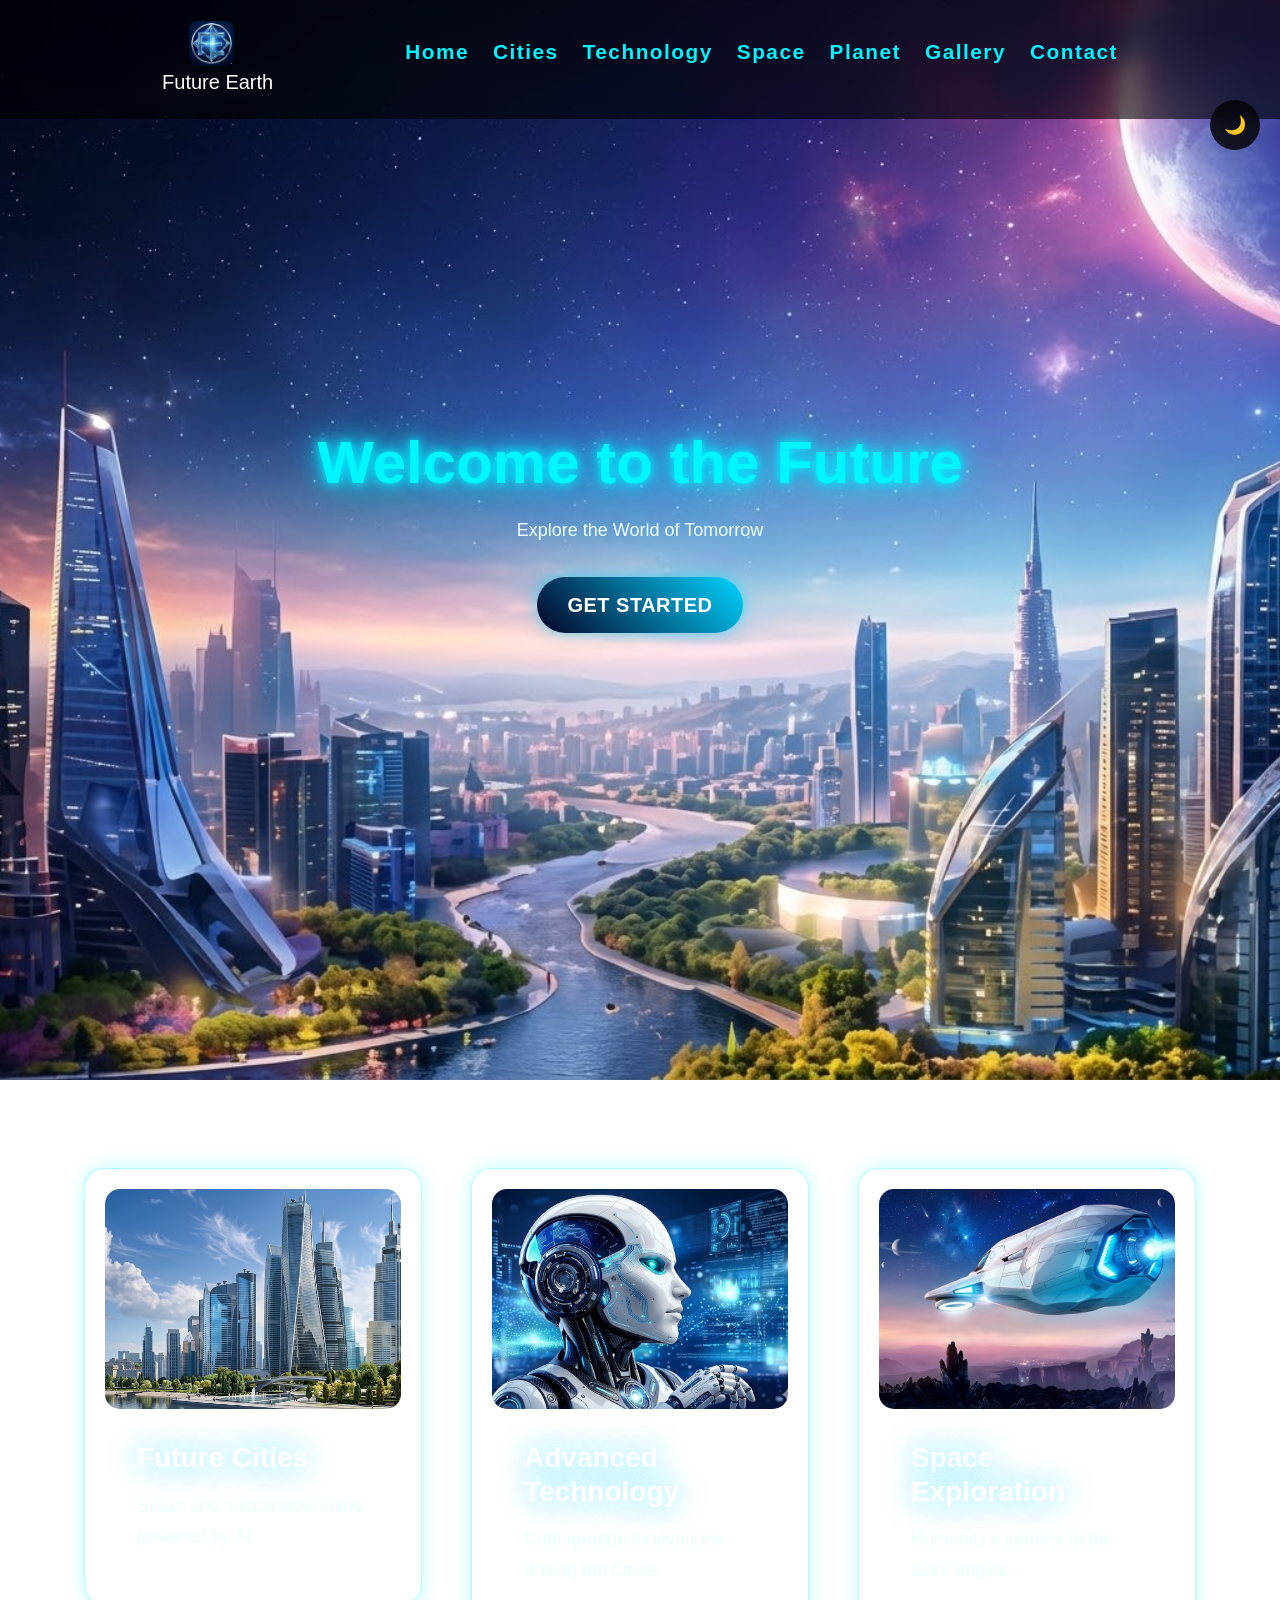
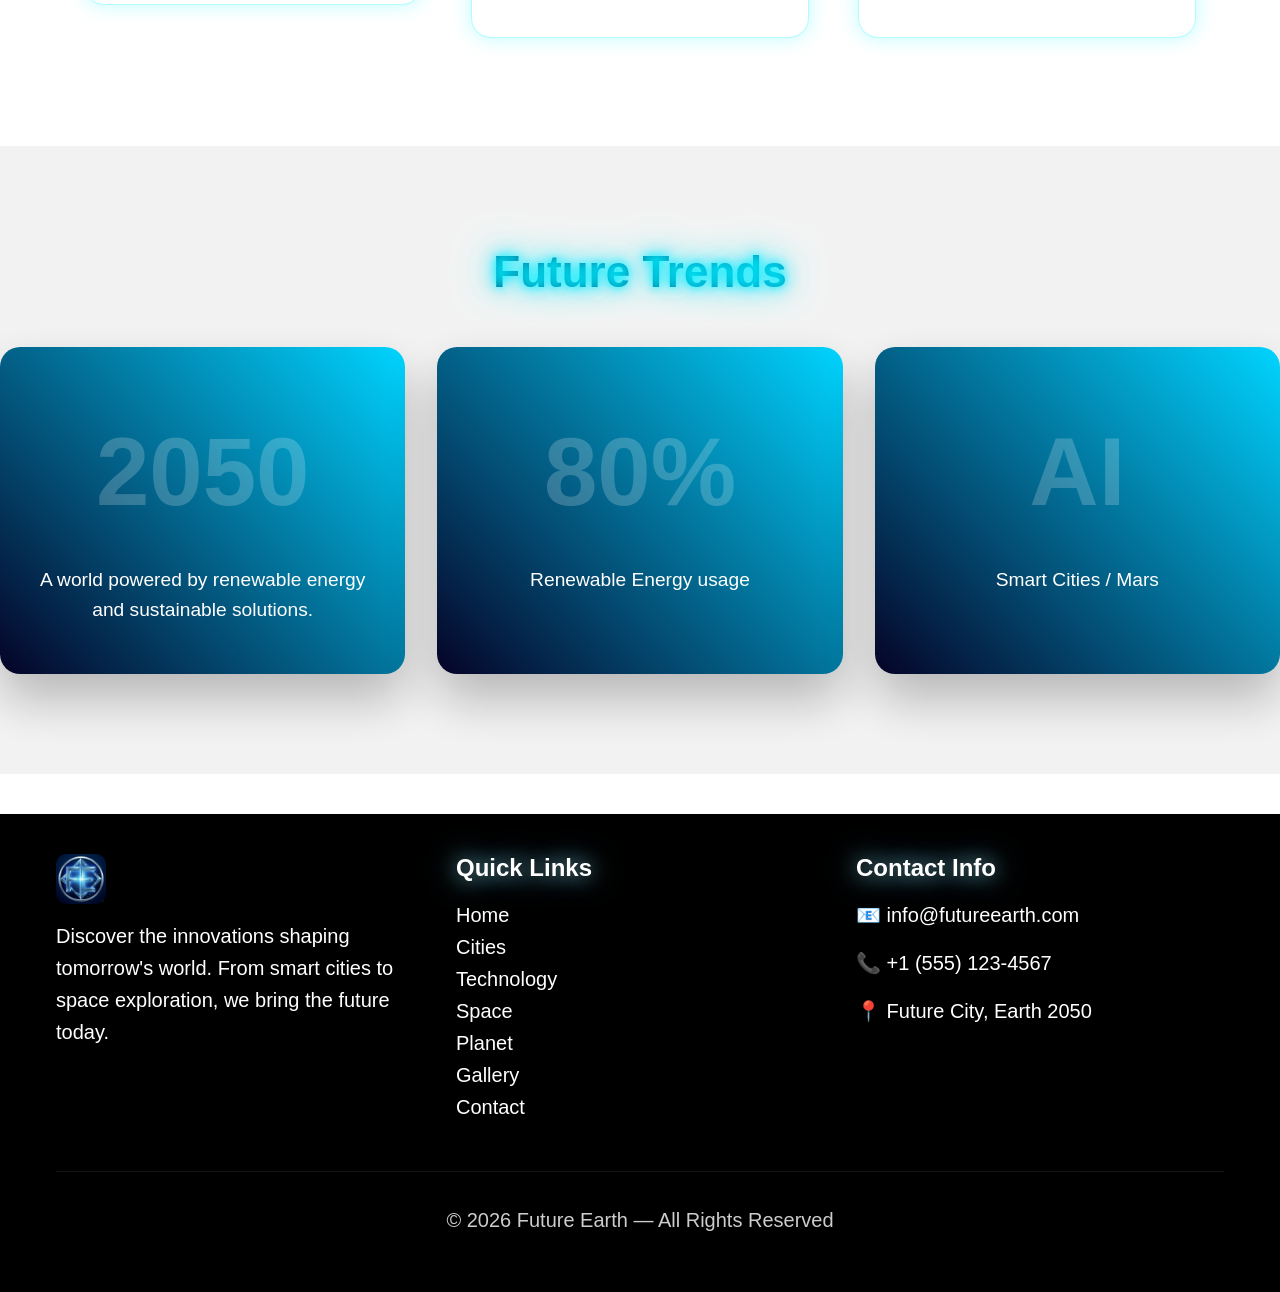
<file: index.html>
<!DOCTYPE html>
<html lang="en">

<head>
  <meta charset="UTF-8" />
  <meta name="viewport" content="width=device-width, initial-scale=1.0" />
  <link rel="shortcut icon" href="bage_logo.jpg" type="image/x-icon">
  <meta name="description"
    content="We aim to provide valuable and useful information about Website Home - Future Earth where we offer rich and diverse content that meets the needs of  our visitors and helps them better understand the topic">
  <meta name="outhor" content="Engineer Mahmoud Ebrahim">
  <meta name="keywords" content="Html,css,JS,Coding Html and css">
  <title>Home - Future Earth</title>
  <link rel="stylesheet" href="bootstrap.min.css"/>
  <link rel="stylesheet" href="style.css" />
</head>

<body> 
  <nav class="navbar navbar-expand-lg navbar-dark navbar-futuristic fixed-top">
    <div class="nav-container">
      <a class="navbar-brand " href="index.html">
        <img src="bage_logo.jpg" class="logo" alt="Future Earth Logo" />
        Future Earth
      </a>

      <button class="navbar-toggler" type="button" data-bs-toggle="collapse" data-bs-target="#navbarNav">
        <span class="navbar-toggler-icon"></span>
      </button>
      <div class="collapse navbar-collapse" id="navbarNav">
        <ul class="nav-links ms-auto">
          <li><a class="nav-link" href="index.html" data-page="index">Home</a></li>
          <li><a class="nav-link" href="cities.html" data-page="cities">Cities</a></li>

          <li><a class="nav-link" href="technology.html" data-page="technology">Technology</a></li>
          <li><a class="nav-link" href="space.html" data-page="space">Space</a></li>
          <li><a class="nav-link" href="planet.html" data-page="planet">Planet</a></li>
          <li><a class="nav-link" href="gallery.html" data-page="gallery">Gallery</a></li>
          <li><a class="nav-link" href="contact.html" data-page="contact">Contact</a></li>
        </ul>
      </div>
    </div>
  </nav><button id="darkModeToggle">🌙</button><section class="hero home-hero">
    
  <div class="container">
      <div class="row align-items-center justify-content-center min-vh-100 text-center">
        <div class="col-12 col-lg-8 hero-content">
          <h1>Welcome to the Future</h1>
          <p>Explore the World of Tomorrow</p>
          <a href="#cards" class="hero-btn">Get Started</a>
        </div>
      </div>
  </div>

  </section><section id="cards" class="py-5">
    <div class="container">
      <div class="row g-4">
        <div class="col-12 col-md-6 col-lg-4">
          <div class="card">
            <img src="smart_cities.jpg" class="card-img-top" alt="Future Cities" />
            <div class="card-body">
              <h5 class="card-title">Future Cities</h5>
              <p class="card-text">
                Smart and sustainable cities powered by AI.
              </p>
            </div>
          </div>
        </div>
        <div class="col-12 col-md-6 col-lg-4">
          <div class="card">
            <img src="artificial_intelligence.jpg" class="card-img-top" alt="Advanced Technology" />
            <div class="card-body">
              <h5 class="card-title">Advanced Technology</h5>
              <p class="card-text">
                Cutting-edge innovations driving the future.
              </p>
            </div>
          </div>
        </div>
        <div class="col-12 col-md-6 col-lg-4">
          <div class="card">
            <img src="space_exploration.jpg" class="card-img-top" alt="Space Exploration" />
            <div class="card-body">
              <h5 class="card-title">Space Exploration</h5>
              <p class="card-text">Humanity's journey to the stars begins.</p>
            </div>
          </div>
        </div>
      </div>
    </div>
  </section>

   <section class="trends-section">
    <div class="trends-container">
      <h2 class="section-title">Future Trends</h2>
      <div class="trends-grid">
        <div class="trend-card">
          <div class="trend-number">2050</div>
          <div class="trend-label">
            A world powered by renewable energy and sustainable solutions.
          </div>
        </div>
        <div class="trend-card">
          <div class="trend-number">80%</div>
          <div class="trend-label">
            Renewable Energy usage
          </div>
        </div>
        <div class="trend-card">
          <div class="trend-number">AI</div>
          <div class="trend-label">
            Smart Cities / Mars
          </div>
        </div>
      </div>
    </div>
  </section>

  <footer class="footer">
    <div class="footer-container">
      <div class="footer-grid">
        <div>
          <img src="bage_logo.jpg" alt="Future Earth" class="footer-logo" />
          <p>
            Discover the innovations shaping tomorrow's world. From smart cities
            to space exploration, we bring the future today.
          </p>
        </div>
        <div>
          <h5>Quick Links</h5>
          <ul class="footer-links">
            <li><a href="index.html">Home</a></li>
            <li><a href="cities.html">Cities</a></li>

            <li><a href="technology.html">Technology</a></li>
            <li><a href="space.html">Space</a></li>
            <li><a href="planet.html">Planet</a></li>
            <li><a href="gallery.html">Gallery</a></li>
            <li><a href="contact.html">Contact</a></li>
          </ul>
        </div>
        <div>
          <h5>Contact Info</h5>
          <p>📧 info@futureearth.com</p>
          <p>📞 +1 (555) 123-4567</p>
          <p>📍 Future City, Earth 2050</p>
        </div>
      </div>
      <div class="footer-bottom">
        <p>&copy; 2026 Future Earth — All Rights Reserved</p>
      </div>
    </div>
  </footer>
  <button class="back-to-top" id="backToTop">↑</button>
  <script src="bootstrap.bundle.min.js"></script>
  <script defer src="script.js"></script>
</body>

</html>
</file>
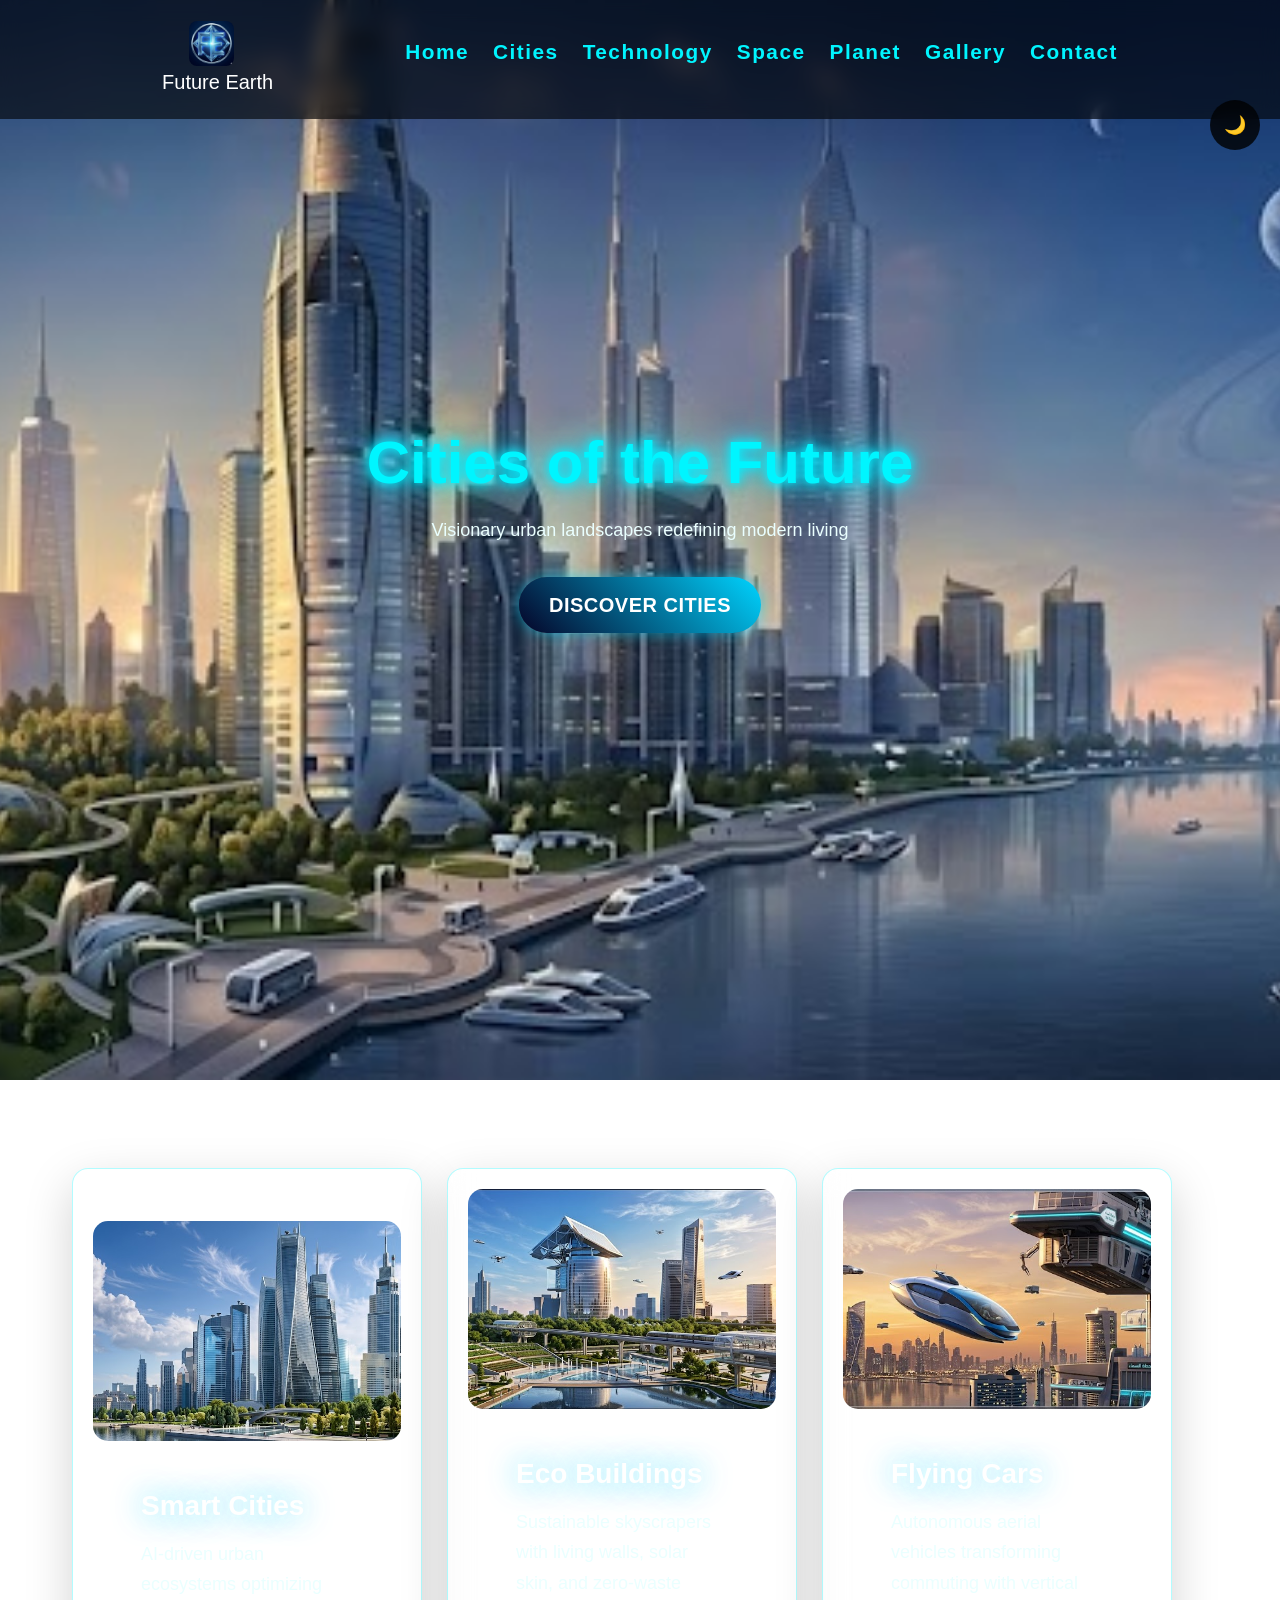
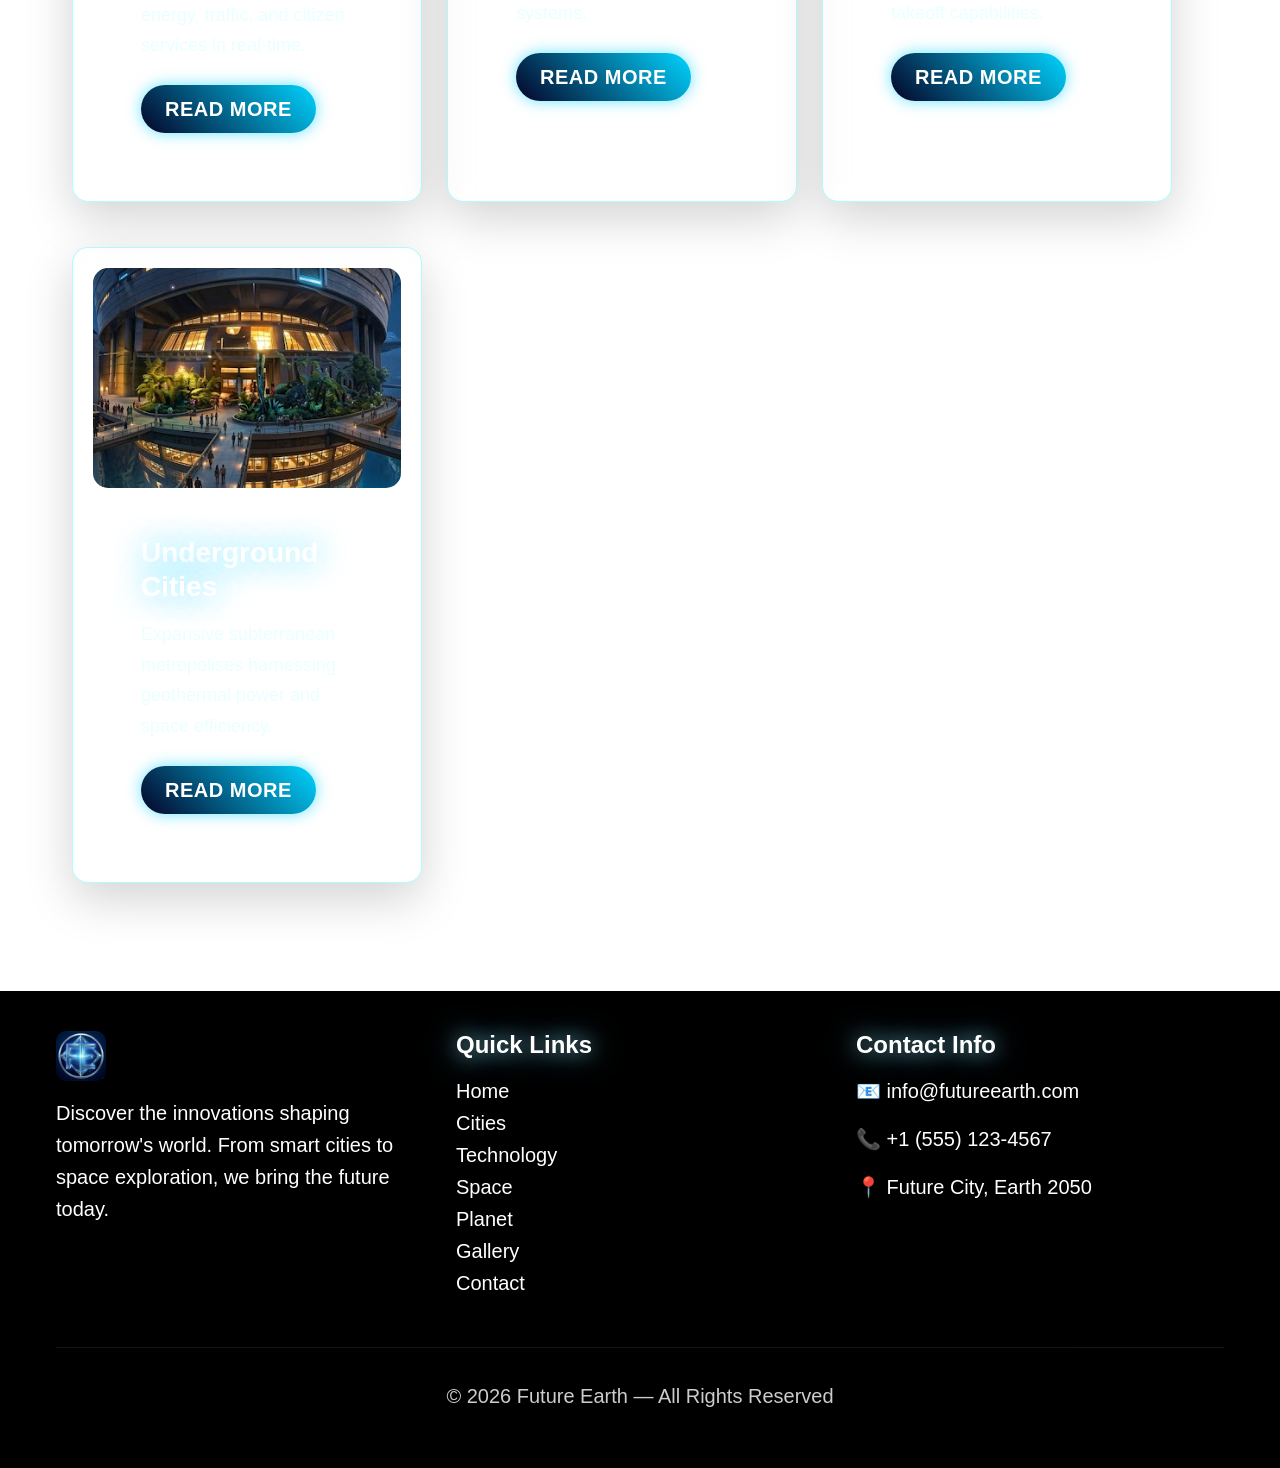
<file: cities.html>
<!DOCTYPE html>
<html lang="en">

<head>
  <meta charset="UTF-8">
  <meta name="viewport" content="width=device-width, initial-scale=1.0" />
  <link rel="shortcut icon" href="bage_logo.jpg" type="image/x-icon">
  <meta name="description"
    content="We aim to provide valuable and useful information about Website Cities - Future Eart where we offer rich and diverse content that meets the needs of  our visitors and helps them better understand the topic">
  <meta name="outhor" content="Engineer Mahmoud Ebrahim">
  <meta name="keywords" content="Html,css,JS,Coding Html and css">
  <title>Cities - Future Earth</title>
  <link rel="stylesheet" href="bootstrap.min.css">
  <link rel="stylesheet" href="style.css">
</head>

<body>
  <nav class="navbar navbar-expand-lg navbar-dark navbar-futuristic fixed-top">
    <div class="nav-container">
      <a class="navbar-brand" href="index.html">
        <img src="bage_logo.jpg" class="logo" alt="Future Earth Logo">
        Future Earth
      </a>
      <button class="navbar-toggler" type="button" data-bs-toggle="collapse" data-bs-target="#navbarNav">
        <span class="navbar-toggler-icon"></span>
      </button>
      <div class="collapse navbar-collapse" id="navbarNav">
        <ul class="nav-links ms-auto">
          <li><a class="nav-link" href="index.html" data-page="index">Home</a></li>
          <li><a class="nav-link" href="cities.html" data-page="cities">Cities</a></li>
          <li><a class="nav-link" href="technology.html" data-page="technology">Technology</a></li>
          <li><a class="nav-link" href="space.html" data-page="space">Space</a></li>
          <li><a class="nav-link" href="planet.html" data-page="planet">Planet</a></li>
          <li><a class="nav-link" href="gallery.html" data-page="gallery">Gallery</a></li>
          <li><a class="nav-link" href="contact.html" data-page="contact">Contact</a></li>
        </ul>
      </div>
    </div>
  </nav>
  <button id="darkModeToggle">🌙</button>
  <section class="hero cities-hero">
    <div class="container">
      <div class="row align-items-center justify-content-center min-vh-100 text-center">
        <div class="col-12 col-lg-8 hero-content">
          <h1>Cities of the Future</h1>
          <p>Visionary urban landscapes redefining modern living</p>
          <a href="#cities-content" class="hero-btn">Discover Cities</a>
        </div>
      </div>
    </div>
  </section>

  <!-- Cities Content Section -->
  <section id="cities-content" class="py-5">
    <div class="container">
      <div class="cities-grid">
        <div class="future-card mb-5 rounded-4 shadow-lg smart-cities-card">\n
          <img src="smart_cities.jpg" alt="Smart Cities" class="card-img-top">
          <div class="card-overlay"></div>
          <div class="card-content p-5 position-relative">
            <h3 class="mb-3">Smart Cities</h3>
            <p class="mb-4 lead">AI-driven urban ecosystems optimizing energy, traffic, and citizen services in
              real-time.</p>
            <a href="#" class="btn-glow rounded-pill px-4 py-2 btn-smart">READ MORE</a>
          </div>
        </div>

        <div class="future-card mb-5 rounded-4 shadow-lg eco-buildings-card">
          <img src="eco-buildings.jpg" alt="Eco Buildings" class="card-img-top">
          <div class="card-overlay"></div>
          <div class="card-content p-5 position-relative">
            <h3 class="mb-3">Eco Buildings</h3>
            <p class="mb-4 lead">Sustainable skyscrapers with living walls, solar skin, and zero-waste systems.</p>
            <a href="#" class="btn-glow rounded-pill px-4 py-2 btn-smart">READ MORE</a>
          </div>
        </div>

        <!-- Flying Cars Card -->
        <div class="future-card mb-5 rounded-4 shadow-lg flying-cars-card">
          <img src="flying-cars.jpg" alt="Flying Cars" class="card-img-top">
          <div class="card-overlay"></div>
          <div class="card-content p-5 position-relative">
            <h3 class="mb-3">Flying Cars</h3>
            <p class="mb-4 lead">Autonomous aerial vehicles transforming commuting with vertical takeoff capabilities.
            </p>
            <a href="#" class="btn-glow rounded-pill px-4 py-2 btn-flying">READ MORE</a>
          </div>
        </div>

        <!-- Underground Cities Card -->
        <div class="future-card mb-5 rounded-4 shadow-lg underground-cities-card">
          <img src="underground-cities.jpg" alt="Underground Cities" class="card-img-top">
          <div class="card-overlay"></div>
          <div class="card-content p-5 position-relative">
            <h3 class="mb-3">Underground Cities</h3>
            <p class="mb-4 lead">Expansive subterranean metropolises harnessing geothermal power and space efficiency.
            </p>
            <a href="#" class="btn-glow rounded-pill px-4 py-2 btn-underground">READ MORE</a>
          </div>
        </div>
      </div>
    </div>
  </section><footer class="footer">
    <div class="footer-container">
      <div class="footer-grid">
        <div>
          <img src="bage_logo.jpg" alt="Future Earth" class="footer-logo" />
          <p>Discover the innovations shaping tomorrow's world. From smart cities to space exploration, we bring the
            future today.</p>
        </div>
        <div>
          <h5>Quick Links</h5>
          <ul class="footer-links">
            <li><a href="index.html">Home</a></li>
            <li><a href="cities.html">Cities</a></li>

            <li><a href="technology.html">Technology</a></li>
            <li><a href="space.html">Space</a></li>
            <li><a href="planet.html">Planet</a></li>
            <li><a href="gallery.html">Gallery</a></li>
            <li><a href="contact.html">Contact</a></li>
          </ul>
        </div>
        <div>
          <h5>Contact Info</h5>
          <p>📧 info@futureearth.com</p>
          <p>📞 +1 (555) 123-4567</p>
          <p>📍 Future City, Earth 2050</p>
        </div>
      </div>
      <div class="footer-bottom">
        <p>&copy; 2026 Future Earth — All Rights Reserved</p>
      </div>
    </div>
  </footer>

  <button class="back-to-top" id="backToTop">↑</button>

  <script src="bootstrap.bundle.min.js"></script>
  <script defer src="script.js"></script>
</body>

</html>
</file>
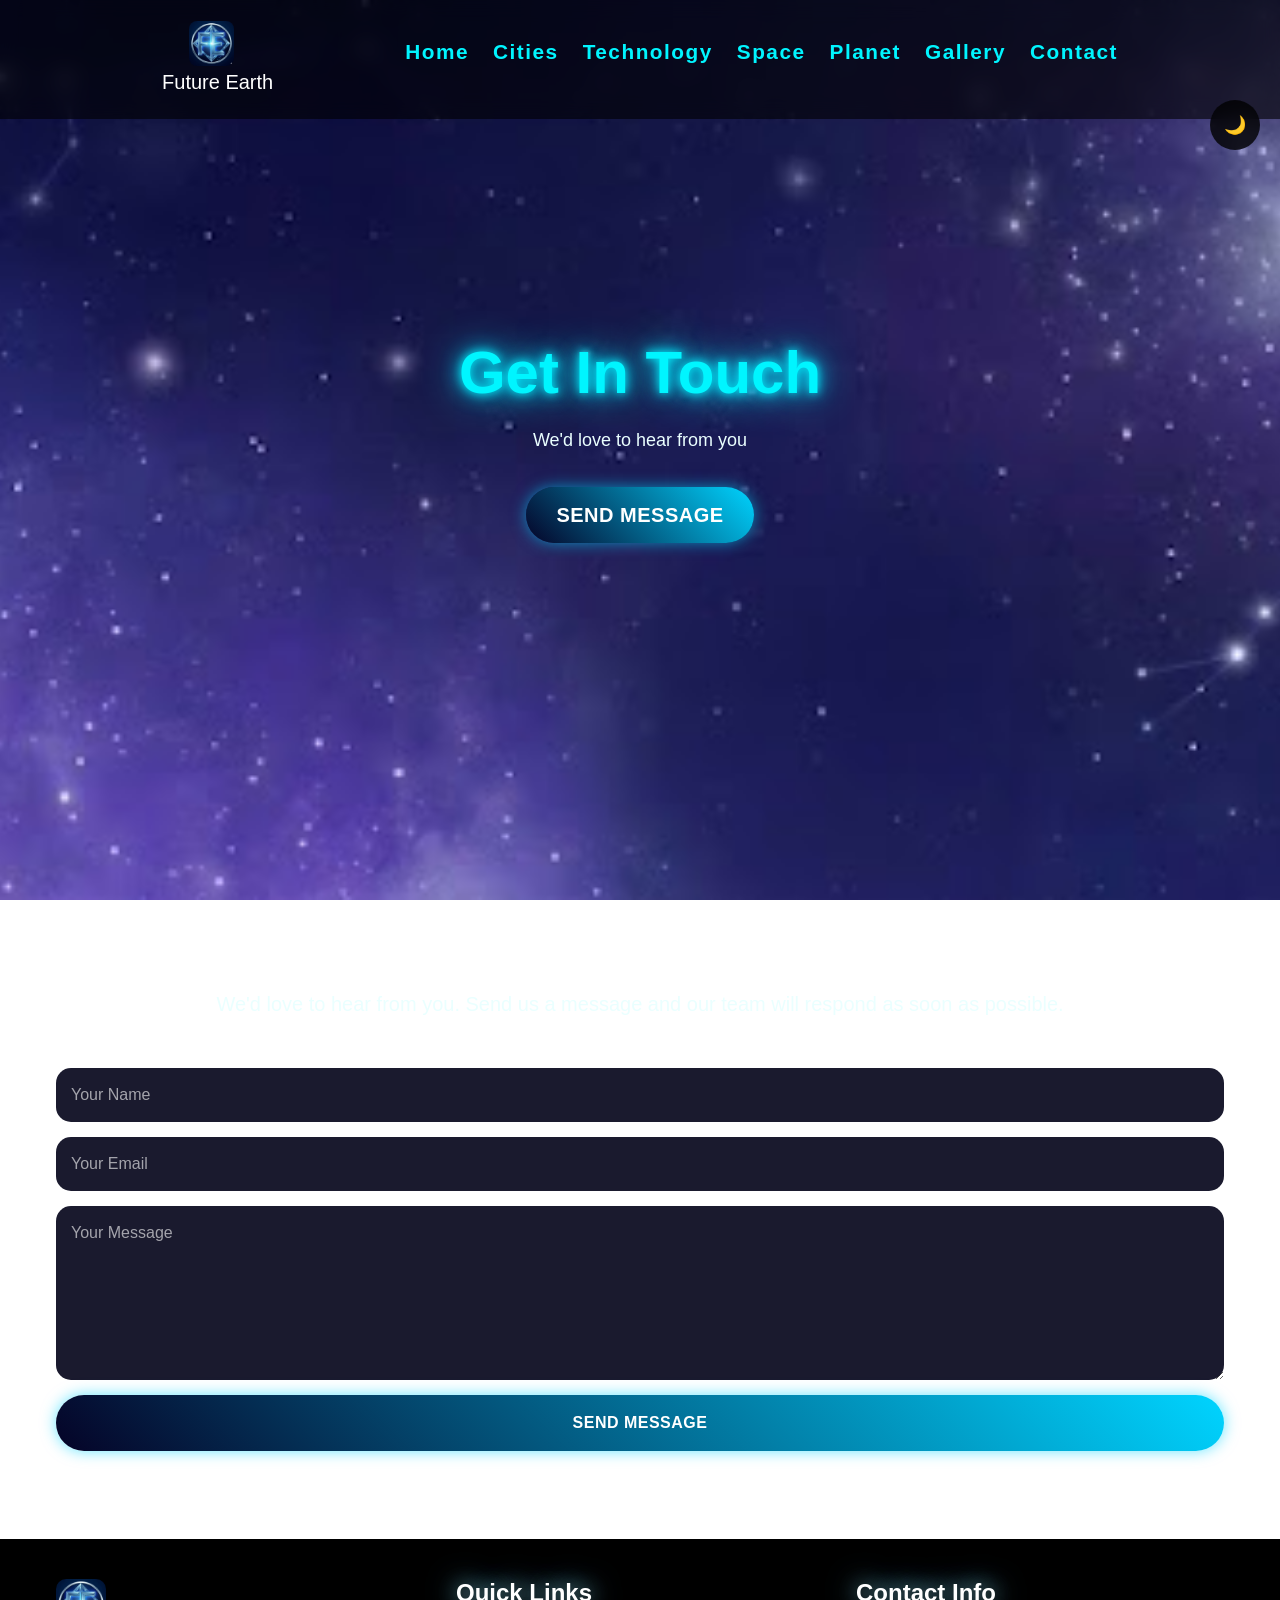
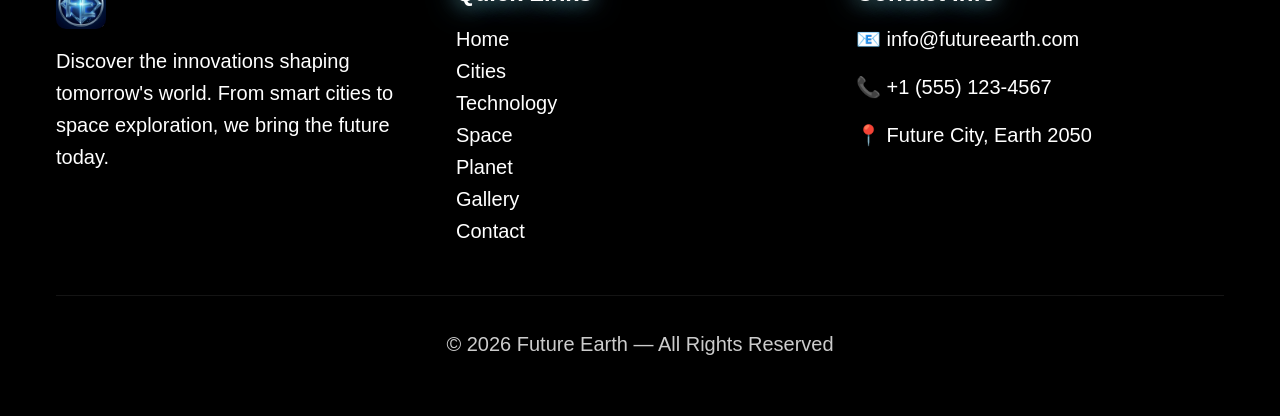
<file: contact.html>
<!DOCTYPE html>
<html lang="en">
<head>
  <meta charset="UTF-8">
  <meta name="viewport" content="width=device-width, initial-scale=1.0" />
  <link rel="shortcut icon" href="bage_logo.jpg" type="image/x-icon">
  <meta name="description"
    content="We aim to provide valuable and useful information about Website Contact - Future Earth Eart where we offer rich and diverse content that meets the needs of  our visitors and helps them better understand the topic">
  <meta name="outhor" content="Engineer Mahmoud Ebrahim">
  <meta name="keywords" content="Html,css,JS,Coding Html and css">
    <title>Contact - Future Earth</title>
    <link rel="stylesheet" href="bootstrap.min.css">
    <link rel="stylesheet" href="style.css">
    </head>
    <body>
      <nav class="navbar navbar-expand-lg navbar-dark navbar-futuristic fixed-top">
      <div class="nav-container">
        <a class="navbar-brand" href="index.html">
          <img src="bage_logo.jpg" class="logo" alt="Future Earth Logo">
          Future Earth
        </a>
        <button class="navbar-toggler" type="button" data-bs-toggle="collapse" data-bs-target="#navbarNav">
          <span class="navbar-toggler-icon"></span>
        </button>
        <div class="collapse navbar-collapse" id="navbarNav">
          <ul class="nav-links ms-auto">
            <li><a class="nav-link" href="index.html" data-page="index">Home</a></li>
            <li><a class="nav-link" href="cities.html" data-page="cities">Cities</a></li>
            <li><a class="nav-link" href="technology.html" data-page="technology">Technology</a></li>
            <li><a class="nav-link" href="space.html" data-page="space">Space</a></li>
            <li><a class="nav-link" href="planet.html" data-page="planet">Planet</a></li>
            <li><a class="nav-link" href="gallery.html" data-page="gallery">Gallery</a></li>
            <li><a class="nav-link" href="contact.html" data-page="contact">Contact</a></li>
          </ul>
        </div>
      </div>
    </nav>
    <button id="darkModeToggle">🌙</button>
    <section class="hero contact-hero">
      <div class="container">
        <div class="row align-items-center justify-content-center min-vh-100 text-center">
          <div class="col-12 col-lg-8 hero-content">
            <h1>Get In Touch</h1>
            <p>We'd love to hear from you</p>
            <a href="#contact-form" class="hero-btn">Send Message</a>
          </div>
        </div>
      </div>
    </section>
     <section id="contact-form" class="py-5">
      <div class="container">
        <div class="row justify-content-center">
          <div class="col-lg-8">
            <div class="text-center mb-5">
              <p class="lead">We'd love to hear from you. Send us a message and our team will respond as soon as possible.</p>
            </div>
            <form class="row g-4">
              <div class="col-md-6">
                <input type="text" class="form-control" placeholder="Your Name" required>
              </div>
              <div class="col-md-6">
                <input type="email" class="form-control" placeholder="Your Email" required>
              </div>
              <div class="col-12">
                <textarea class="form-control" rows="6" placeholder="Your Message" required></textarea>
              </div>
              <div class="col-12">
                <button type="submit" class="btn-hero w-100">Send Message</button>
              </div>
            </form>
          </div>
        </div>
      </div>
    </section>
    <footer class="footer">
      <div class="footer-container">
        <div class="footer-grid">
          <div>
            <img src="bage_logo.jpg" alt="Future Earth" class="footer-logo" />
            <p>Discover the innovations shaping tomorrow's world. From smart cities to space exploration, we bring the future today.</p>
          </div>
          <div>
            <h5>Quick Links</h5>
            <ul class="footer-links">
              <li><a href="index.html">Home</a></li>
              <li><a href="cities.html">Cities</a></li>
              
              <li><a href="technology.html">Technology</a></li>
              <li><a href="space.html">Space</a></li>
              <li><a href="planet.html">Planet</a></li>
              <li><a href="gallery.html">Gallery</a></li>
              <li><a href="contact.html">Contact</a></li>
            </ul>
          </div>
          <div>
            <h5>Contact Info</h5>
            <p>📧 info@futureearth.com</p>
            <p>📞 +1 (555) 123-4567</p>
            <p>📍 Future City, Earth 2050</p>
          </div>
        </div>
        <div class="footer-bottom">
          <p>&copy; 2026 Future Earth — All Rights Reserved</p>
        </div>
      </div>
    </footer>

    <button class="back-to-top" id="backToTop">↑</button>

    <script src="bootstrap.bundle.min.js"></script>
    <script defer src="script.js"></script>
  </body>
</html>
</file>
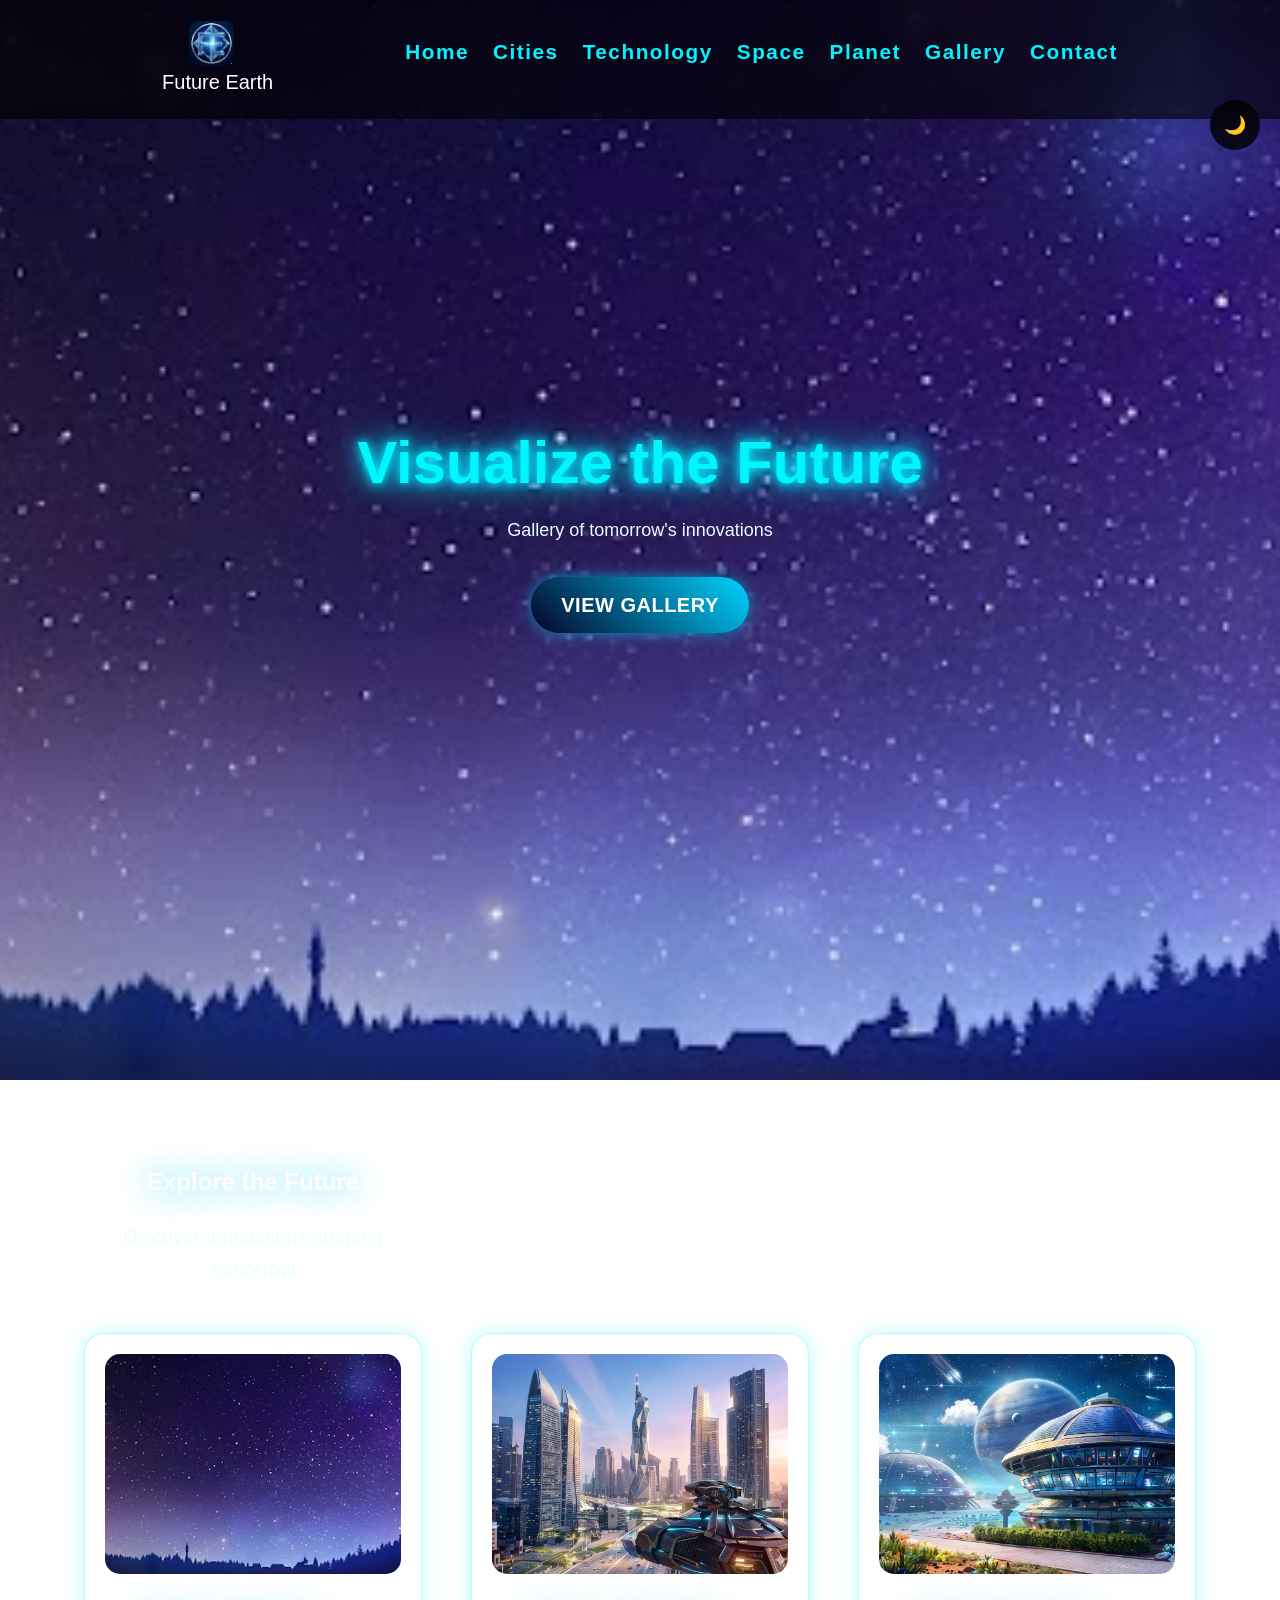
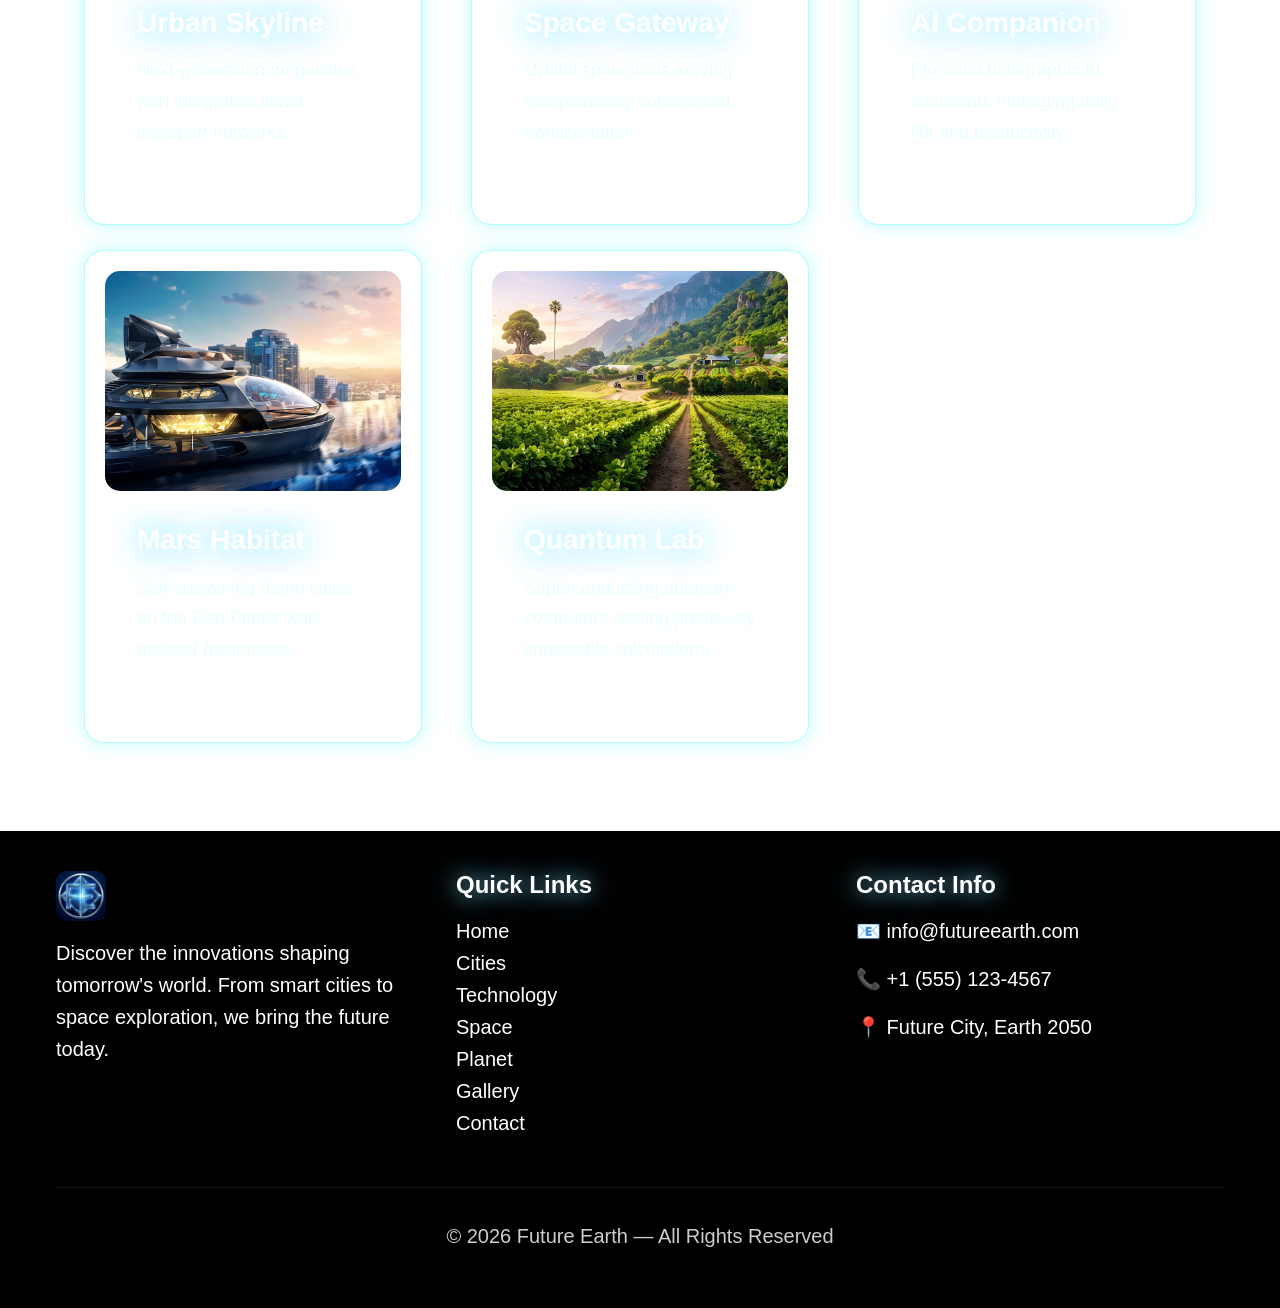
<file: gallery.html>
<!DOCTYPE html>
<html lang="en">
<head>
  <meta charset="UTF-8">
  <meta name="viewport" content="width=device-width, initial-scale=1.0" />
  <link rel="shortcut icon" href="bage_logo.jpg" type="image/x-icon">
  <meta name="description"
    content="We aim to provide valuable and useful information about Website Gallery - Future Earth Eart where we offer rich and diverse content that meets the needs of  our visitors and helps them better understand the topic">
  <meta name="outhor" content="Engineer Mahmoud Ebrahim">
  <meta name="keywords" content="Html,css,JS,Coding Html and css">
    <title>Gallery - Future Earth</title>
    <link rel="stylesheet" href="bootstrap.min.css">
    <link rel="stylesheet" href="style.css">
    </head>
    <body>
      <nav class="navbar navbar-expand-lg navbar-dark navbar-futuristic fixed-top">
      <div class="nav-container">
        <a class="navbar-brand" href="index.html">
          <img src="bage_logo.jpg" class="logo" alt="Future Earth Logo">
          Future Earth
        </a>
        <button class="navbar-toggler" type="button" data-bs-toggle="collapse" data-bs-target="#navbarNav">
          <span class="navbar-toggler-icon"></span>
        </button>
        <div class="collapse navbar-collapse" id="navbarNav">
          <ul class="nav-links ms-auto">
            <li><a class="nav-link" href="index.html" data-page="index">Home</a></li>
            <li><a class="nav-link" href="cities.html" data-page="cities">Cities</a></li>
            <li><a class="nav-link" href="technology.html" data-page="technology">Technology</a></li>
            <li><a class="nav-link" href="space.html" data-page="space">Space</a></li>
            <li><a class="nav-link" href="planet.html" data-page="planet">Planet</a></li>
            <li><a class="nav-link" href="gallery.html" data-page="gallery">Gallery</a></li>
            <li><a class="nav-link" href="contact.html" data-page="contact">Contact</a></li>
          </ul>
        </div>
      </div>
    </nav>
    <button id="darkModeToggle">🌙</button>
    <section class="hero gallery-hero">
      <div class="container">
        <div class="row align-items-center justify-content-center min-vh-100 text-center">
          <div class="col-12 col-lg-8 hero-content">
            <h1>Visualize the Future</h1>
            <p>Gallery of tomorrow's innovations</p>
            <a href="#gallery-content" class="hero-btn">View Gallery</a>
          </div>
        </div>
      </div>
    </section>
    <section id="gallery-content" class="py-5">
      <div class="container">
        <div class="row justify-content-center mb-5">
          <div class="col-lg-8 text-center">
            <h2 class="mb-4">Explore the Future</h2>
            <p class="lead mb-0">Discover innovations shaping tomorrow</p>
          </div>
        </div>
        <div class="row g-4">
          <div class="col-lg-4 col-md-6">
            <div class="gallery-item card h-100">
              <img src="gallery-1.jpg" class="card-img-top" alt="Future Vision 1">
              <div class="card-body">
                <h5 class="card-title">Urban Skyline</h5>
                <p class="card-text">Next-generation megacities with integrated aerial transport networks.</p>
              </div>
            </div>
          </div>
          <div class="col-lg-4 col-md-6">
            <div class="gallery-item card h-100">
              <img src="gallery-2.jpg" class="card-img-top" alt="Future Vision 2">
              <div class="card-body">
                <h5 class="card-title">Space Gateway</h5>
                <p class="card-text">Orbital spaceports serving interplanetary commercial transportation.</p>
              </div>
            </div>
          </div>
          <div class="col-lg-4 col-md-6">
            <div class="gallery-item card h-100">
              <img src="gallery-3.jpg" class="card-img-top" alt="Future Vision 3">
              <div class="card-body">
                <h5 class="card-title">AI Companion</h5>
                <p class="card-text">Personal holographic AI assistants managing daily life and productivity.</p>
              </div>
            </div>
          </div>
          <div class="col-lg-4 col-md-6">
            <div class="gallery-item card h-100">
              <img src="gallery-4.jpg" class="card-img-top" alt="Future Vision 4">
              <div class="card-body">
                <h5 class="card-title">Mars Habitat</h5>
                <p class="card-text">Self-sustaining dome cities on the Red Planet with artificial biospheres.</p>
              </div>
            </div>
          </div>
          <div class="col-lg-4 col-md-6">
            <div class="gallery-item card h-100">
              <img src="gallery-5.jpg" class="card-img-top" alt="Future Vision 5">
              <div class="card-body">
                <h5 class="card-title">Quantum Lab</h5>
                <p class="card-text">Superconducting quantum computers solving previously impossible calculations.</p>
              </div>
            </div>
          </div>
        </div>
      </div>
    </section>
    <footer class="footer">
      <div class="footer-container">
        <div class="footer-grid">
          <div>
            <img src="bage_logo.jpg" alt="Future Earth" class="footer-logo" />
            <p>Discover the innovations shaping tomorrow's world. From smart cities to space exploration, we bring the future today.</p>
          </div>
          <div>
            <h5>Quick Links</h5>
            <ul class="footer-links">
              <li><a href="index.html">Home</a></li>
              <li><a href="cities.html">Cities</a></li>
             
              <li><a href="technology.html">Technology</a></li>
              <li><a href="space.html">Space</a></li>
              <li><a href="planet.html">Planet</a></li>
              <li><a href="gallery.html">Gallery</a></li>
              <li><a href="contact.html">Contact</a></li>
            </ul>
          </div>
          <div>
            <h5>Contact Info</h5>
            <p>📧 info@futureearth.com</p>
            <p>📞 +1 (555) 123-4567</p>
            <p>📍 Future City, Earth 2050</p>
          </div>                                                                                                                                                                                                                                                                                                                                                                                                                                                                                                                                                                                                                                                                                                                                                                                                                                                                                                                                                                                                                                                                                                                                                                                                        
        </div>
        <div class="footer-bottom">
          <p>&copy; 2026 Future Earth — All Rights Reserved</p>
        </div>
      </div>
    </footer>

    <button class="back-to-top" id="backToTop">↑</button>

    <script src="bootstrap.bundle.min.js"></script>
    <script defer src="script.js"></script>
  </body>
</html>
</file>
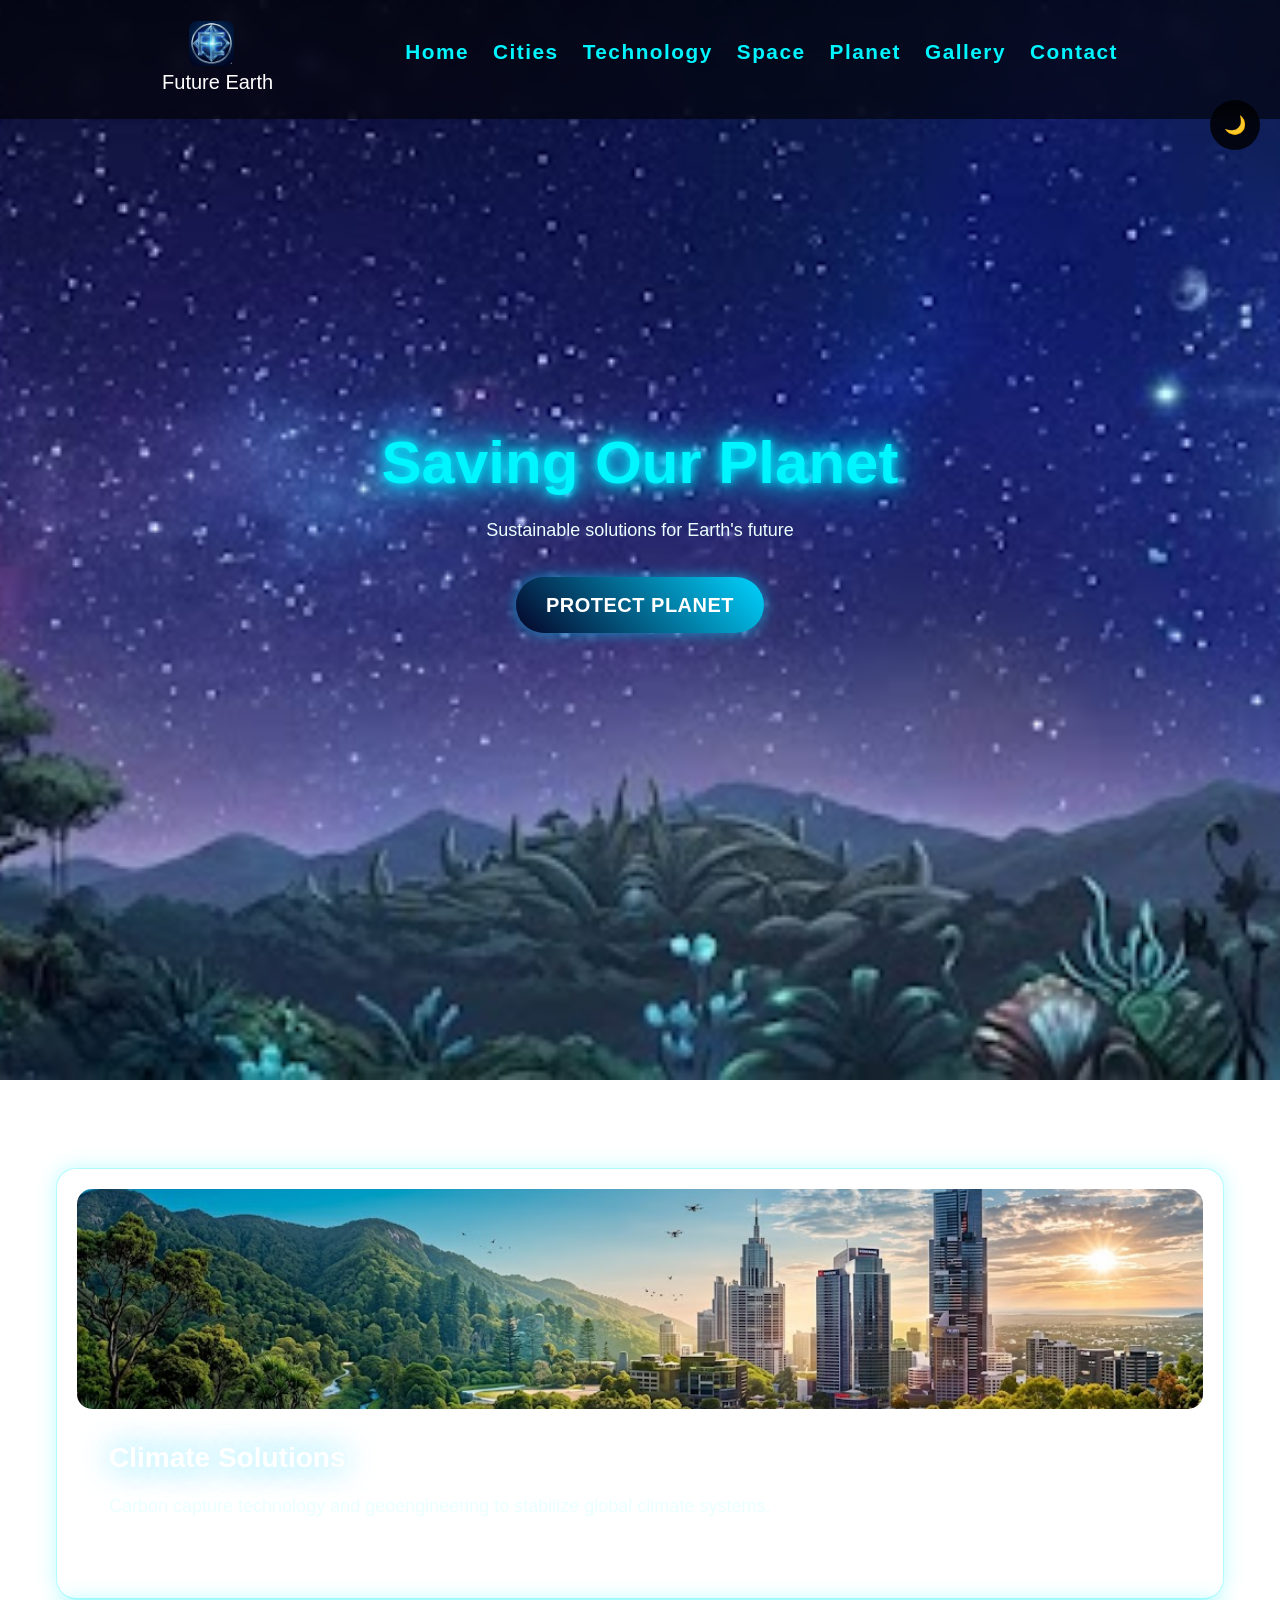
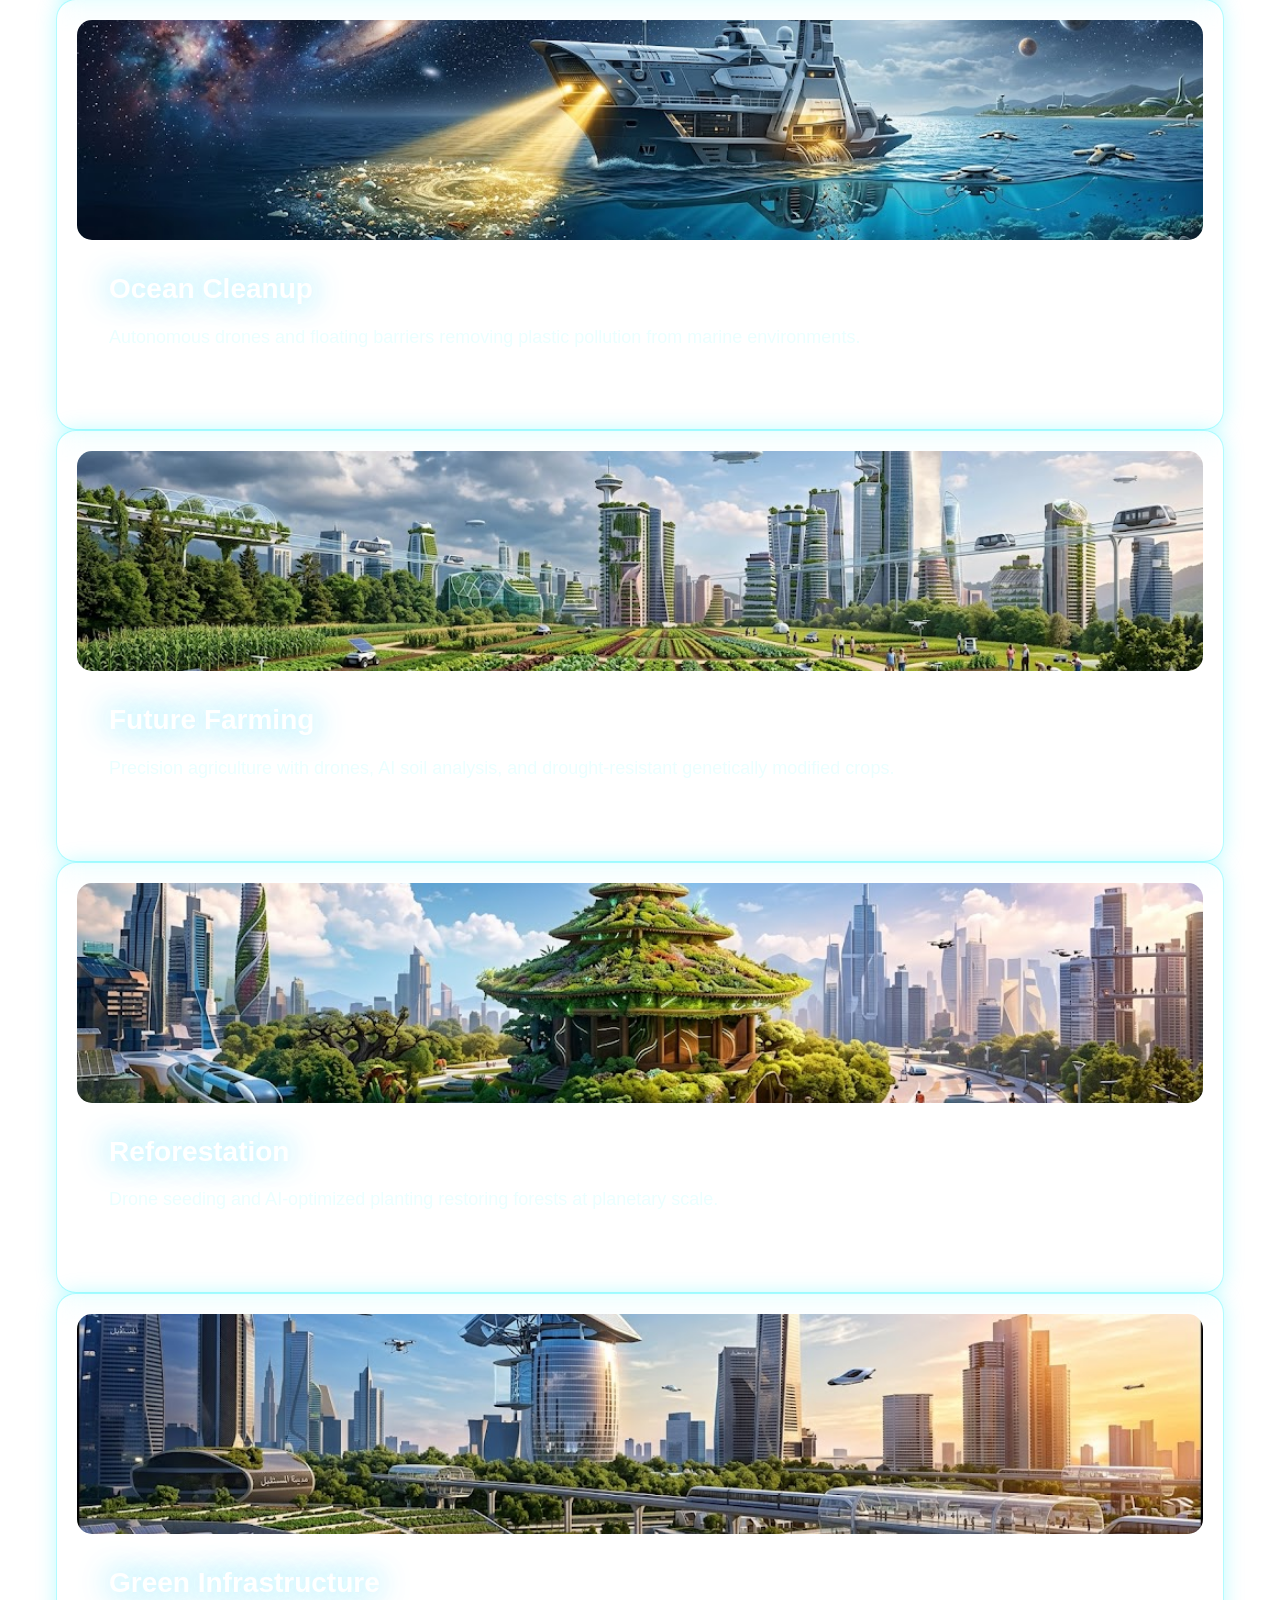
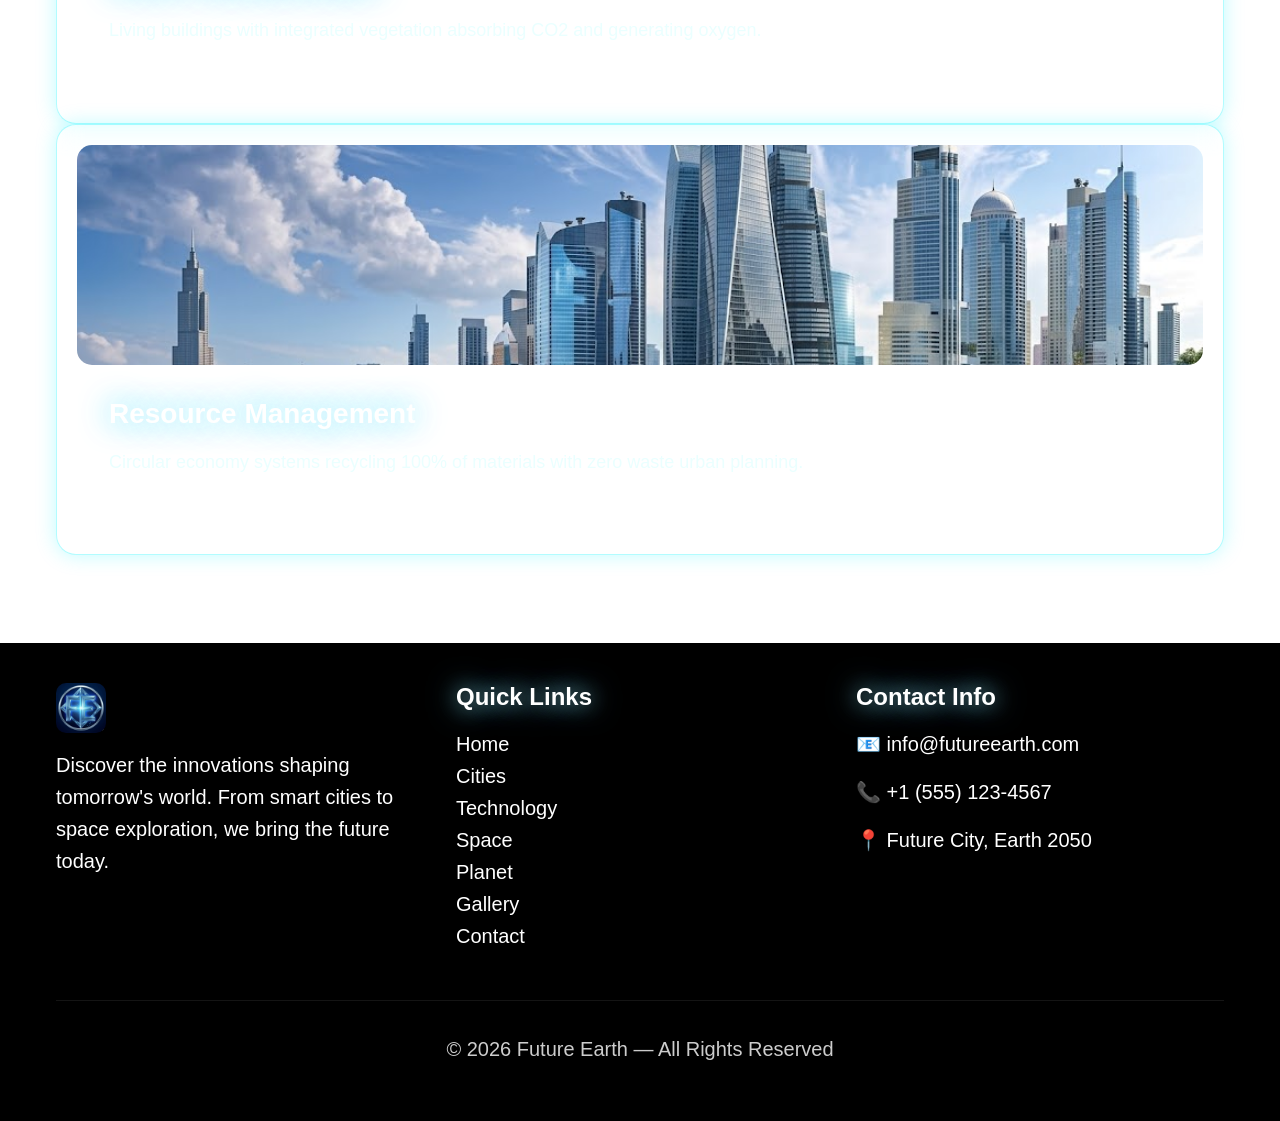
<file: planet.html>
<!DOCTYPE html>
<html lang="en">
<head>
  <meta charset="UTF-8">
  <meta name="viewport" content="width=device-width, initial-scale=1.0" />
  <link rel="shortcut icon" href="bage_logo.jpg" type="image/x-icon">
  <meta name="description"
    content="We aim to provide valuable and useful information about Website Planet - Future Earth Eart where we offer rich and diverse content that meets the needs of  our visitors and helps them better understand the topic">
  <meta name="outhor" content="Engineer Mahmoud Ebrahim">
  <meta name="keywords" content="Html,css,JS,Coding Html and css">
    <title>Planet - Future Earth</title>
    <link rel="stylesheet" href="bootstrap.min.css">
    <link rel="stylesheet" href="style.css">
    </head>
    <body>
      <nav class="navbar navbar-expand-lg navbar-dark navbar-futuristic fixed-top">
      <div class="nav-container">
        <a class="navbar-brand" href="index.html">
          <img src="bage_logo.jpg" class="logo" alt="Future Earth Logo">
          Future Earth
        </a>
        <button class="navbar-toggler" type="button" data-bs-toggle="collapse" data-bs-target="#navbarNav">
          <span class="navbar-toggler-icon"></span>
        </button>
        <div class="collapse navbar-collapse" id="navbarNav">
          <ul class="nav-links ms-auto">
            <li><a class="nav-link" href="index.html" data-page="index">Home</a></li>
            <li><a class="nav-link" href="cities.html" data-page="cities">Cities</a></li>
            
            <li><a class="nav-link" href="technology.html" data-page="technology">Technology</a></li>
            <li><a class="nav-link" href="space.html" data-page="space">Space</a></li>
            <li><a class="nav-link" href="planet.html" data-page="planet">Planet</a></li>
            <li><a class="nav-link" href="gallery.html" data-page="gallery">Gallery</a></li>
            <li><a class="nav-link" href="contact.html" data-page="contact">Contact</a></li>
          </ul>
        </div>
      </div>
    </nav>
    <button id="darkModeToggle">🌙</button>
    <section class="hero planet-hero">
      <div class="container">
        <div class="row align-items-center justify-content-center min-vh-100 text-center">
          <div class="col-12 col-lg-8 hero-content">
            <h1>Saving Our Planet</h1>
            <p>Sustainable solutions for Earth's future</p>
            <a href="#planet-content" class="hero-btn">Protect Planet</a>
          </div>
        </div>
      </div>
    </section>
    <section id="planet-content" class="py-5">
      <div class="container">
        <div class="row g-4">
          <div class="col-lg-4 col-md-6">
            <div class="card feature-card h-100">
              <img src="climate_solutions.jpg" class="card-img-top" alt="Climate Solutions">
              <div class="card-body">
                <h3 class="card-title">Climate Solutions</h3>
                <p class="card-text">Carbon capture technology and geoengineering to stabilize global climate systems.</p>
              </div>
            </div>
          </div>
          <div class="col-lg-4 col-md-6">
            <div class="card feature-card h-100">
              <img src="ocean_cleanup.jpg" class="card-img-top" alt="Ocean Cleanup">
              <div class="card-body">
                <h3 class="card-title">Ocean Cleanup</h3>
                <p class="card-text">Autonomous drones and floating barriers removing plastic pollution from marine environments.</p>
              </div>
            </div>
          </div>
          <div class="col-lg-4 col-md-6">
            <div class="card feature-card h-100">
              <img src="future-farming.jpg" class="card-img-top" alt="Future Farming">
              <div class="card-body">
                <h3 class="card-title">Future Farming</h3>
                <p class="card-text">Precision agriculture with drones, AI soil analysis, and drought-resistant genetically modified crops.</p>
              </div>
            </div>
          </div>
          <div class="col-lg-4 col-md-6">
            <div class="card feature-card h-100">
              <img src="saving_planet_header.jpg" class="card-img-top" alt="Reforestation">
              <div class="card-body">
                <h3 class="card-title">Reforestation</h3>
                <p class="card-text">Drone seeding and AI-optimized planting restoring forests at planetary scale.</p>
              </div>
            </div>
          </div>
          <div class="col-lg-4 col-md-6">
            <div class="card feature-card h-100">
              <img src="eco-buildings.jpg" class="card-img-top" alt="Green Infrastructure">
              <div class="card-body">
                <h3 class="card-title">Green Infrastructure</h3>
                <p class="card-text">Living buildings with integrated vegetation absorbing CO2 and generating oxygen.</p>
              </div>
            </div>
          </div>
          <div class="col-lg-4 col-md-6">
            <div class="card feature-card h-100">
              <img src="smart_cities.jpg" class="card-img-top" alt="Resource Management">
              <div class="card-body">
                <h3 class="card-title">Resource Management</h3>
                <p class="card-text">Circular economy systems recycling 100% of materials with zero waste urban planning.</p>
              </div>
            </div>
          </div>
        </div>
      </div>
    </section>
    <footer class="footer">
      <div class="footer-container">
        <div class="footer-grid">
          <div>
            <img src="bage_logo.jpg" alt="Future Earth" class="footer-logo" />
            <p>Discover the innovations shaping tomorrow's world. From smart cities to space exploration, we bring the future today.</p>
          </div>
          <div>
            <h5>Quick Links</h5>
            <ul class="footer-links">
              <li><a href="index.html">Home</a></li>
              <li><a href="cities.html">Cities</a></li>
              
              <li><a href="technology.html">Technology</a></li>
              <li><a href="space.html">Space</a></li>
              <li><a href="planet.html">Planet</a></li>
              <li><a href="gallery.html">Gallery</a></li>
              <li><a href="contact.html">Contact</a></li>
            </ul>
          </div>
          <div>
            <h5>Contact Info</h5>
            <p>📧 info@futureearth.com</p>
            <p>📞 +1 (555) 123-4567</p>
            <p>📍 Future City, Earth 2050</p>
          </div>
        </div>
        <div class="footer-bottom">
          <p>&copy; 2026 Future Earth — All Rights Reserved</p>
        </div>
      </div>
    </footer>

    <button class="back-to-top" id="backToTop">↑</button>

    <script src="bootstrap.bundle.min.js"></script>
    <script defer src="script.js"></script>
  </body>
</html>
</file>
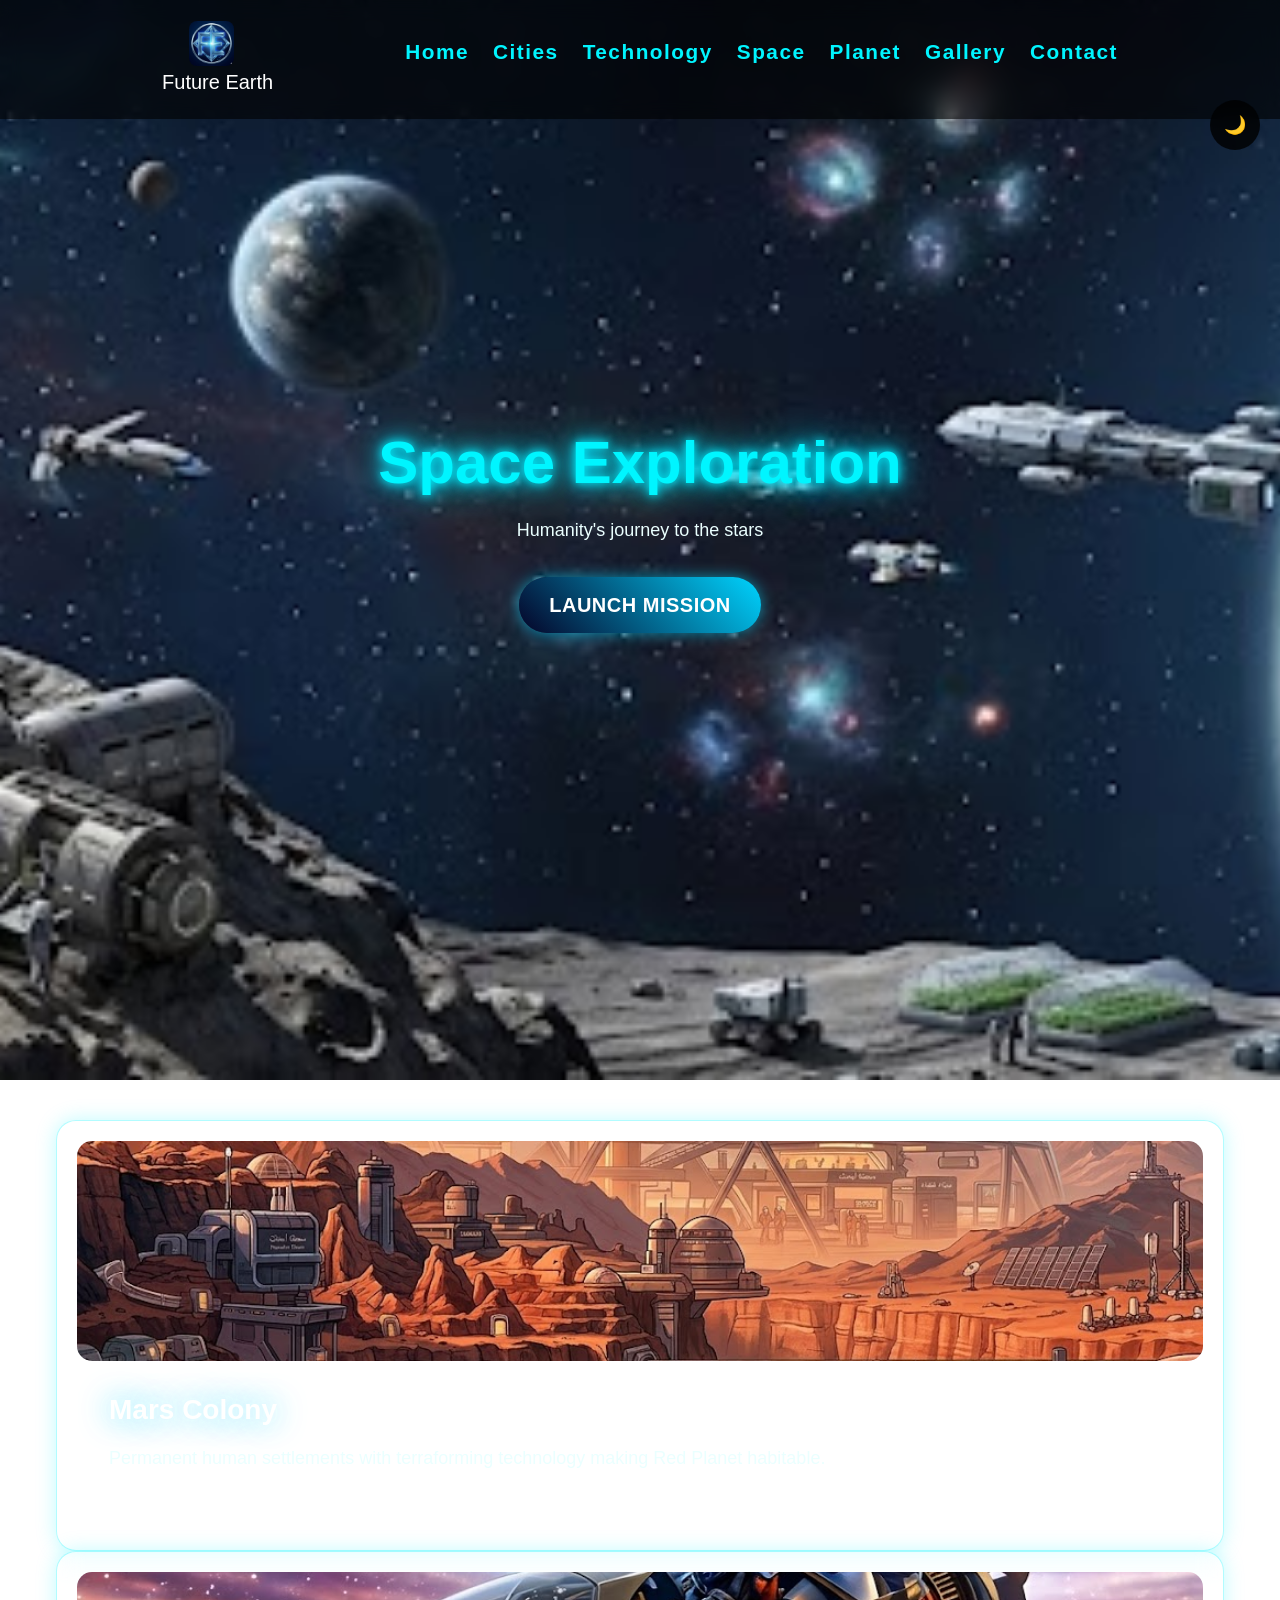
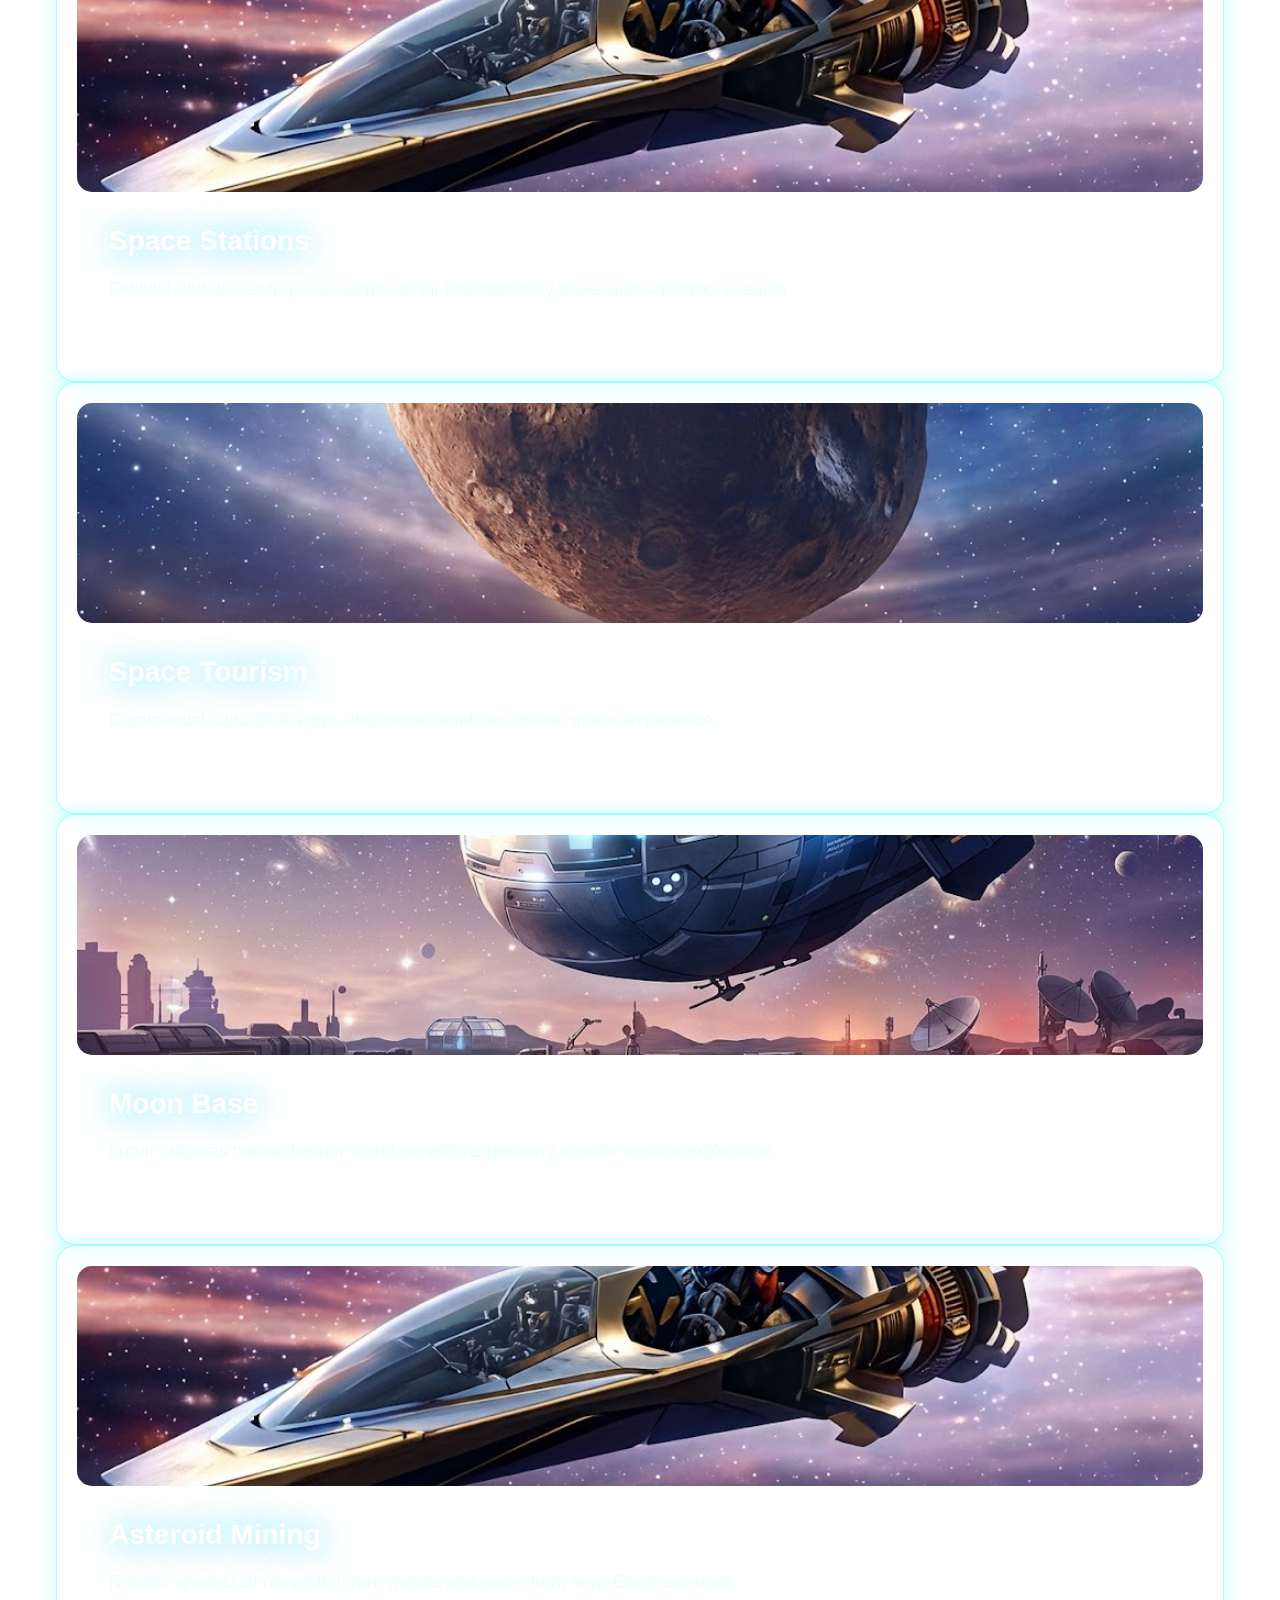
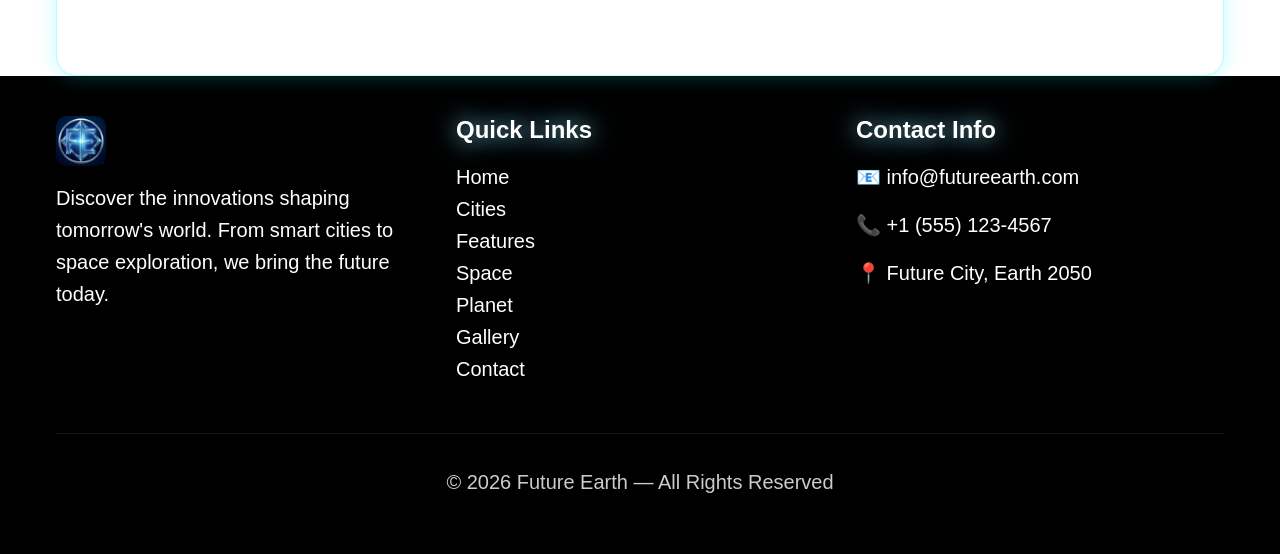
<file: space.html>
<!DOCTYPE html>
<html lang="en">

<head>
  <meta charset="UTF-8">
  <meta name="viewport" content="width=device-width, initial-scale=1.0" />
  <link rel="shortcut icon" href="bage_logo.jpg" type="image/x-icon">
  <meta name="description"
    content="We aim to provide valuable and useful information about Website Space - Future Earth Eart where we offer rich and diverse content that meets the needs of  our visitors and helps them better understand the topic">
  <meta name="outhor" content="Engineer Mahmoud Ebrahim">
  <meta name="keywords" content="Html,css,JS,Coding Html and css">
  <title>Space - Future Earth</title>
  <link rel="stylesheet" href="bootstrap.min.css">
  <link rel="stylesheet" href="style.css">
</head>

<body>
  <nav class="navbar navbar-expand-lg navbar-dark navbar-futuristic fixed-top">
    <div class="nav-container">
      <a class="navbar-brand" href="index.html">
        <img src="bage_logo.jpg" class="logo" alt="Future Earth Logo">
        Future Earth
      </a>
      <button class="navbar-toggler" type="button" data-bs-toggle="collapse" data-bs-target="#navbarNav">
        <span class="navbar-toggler-icon"></span>
      </button>
      <div class="collapse navbar-collapse" id="navbarNav">
        <ul class="nav-links ms-auto">
          <li><a class="nav-link" href="index.html" data-page="index">Home</a></li>
          <li><a class="nav-link" href="cities.html" data-page="cities">Cities</a></li>

          <li><a class="nav-link" href="technology.html" data-page="technology">Technology</a></li>
          <li><a class="nav-link" href="space.html" data-page="space">Space</a></li>
          <li><a class="nav-link" href="planet.html" data-page="planet">Planet</a></li>
          <li><a class="nav-link" href="gallery.html" data-page="gallery">Gallery</a></li>
          <li><a class="nav-link" href="contact.html" data-page="contact">Contact</a></li>
        </ul>
      </div>
    </div>
  </nav>
  <button id="darkModeToggle">🌙</button>
  <section class="hero space-hero">
    <div class="container">
      <div class="row align-items-center justify-content-center min-vh-100 text-center">
        <div class="col-12 col-lg-8 hero-content">
          <h1>Space Exploration</h1>
          <p>Humanity's journey to the stars</p>
          <a href="#space-content" class="hero-btn">Launch Mission</a>
        </div>
      </div>
    </div>
  </section>
  <section class="container">
    <div class="row">
      <div class="col-lg-4 col-md-6">
        <div class="card feature-card h-100">
          <img src="mars-colony.jpg" class="card-img-top" alt="Mars Colony">
          <div class="card-body">
            <h3 class="card-title">Mars Colony</h3>
            <p class="card-text">Permanent human settlements with terraforming technology making Red Planet habitable.
            </p>
          </div>
        </div>
      </div>
      <div class="col-lg-4 col-md-6">
        <div class="card feature-card h-100">
          <img src="space-station.jpg" class="card-img-top" alt="Space Station">
          <div class="card-body">
            <h3 class="card-title">Space Stations</h3>
            <p class="card-text">Orbital habitats serving as launchpads for interplanetary travel and scientific
              research.
            </p>
          </div>
        </div>
      </div>
      <div class="col-lg-4 col-md-6">
        <div class="card feature-card h-100">
          <img src="space-tourism.jpg" class="card-img-top" alt="Space Tourism">
          <div class="card-body">
            <h3 class="card-title">Space Tourism</h3>
            <p class="card-text">Commercial suborbital flights and orbital hotels for civilian space experience.</p>
          </div>
        </div>
      </div>
      <div class="col-lg-4 col-md-6">
        <div class="card feature-card h-100">
          <img src="moon-base.jpg" class="card-img-top" alt="Moon Base">
          <div class="card-body">
            <h3 class="card-title">Moon Base</h3>
            <p class="card-text">Lunar outposts mining helium-3 and serving as gateway to solar system exploration.</p>
          </div>
        </div>
      </div>
      <div class="col-lg-4 col-md-6">
        <div class="card feature-card h-100">
          <img src="space-station.jpg" class="card-img-top" alt="Asteroid Mining">
          <div class="card-body">
            <h3 class="card-title">Asteroid Mining</h3>
            <p class="card-text">Robotic spacecraft harvesting rare metals and water from near-Earth asteroids.</p>
          </div>
        </div>
      </div>
    </div>
  </section>

  <footer class="footer">
    <div class="footer-container">
      <div class="footer-grid">
        <div>
          <img src="bage_logo.jpg" alt="Future Earth" class="footer-logo" />
          <p>Discover the innovations shaping tomorrow's world. From smart cities to space exploration, we bring the
            future today.</p>
        </div>
        <div>
          <h5>Quick Links</h5>
          <ul class="footer-links">
            <li><a href="index.html">Home</a></li>
            <li><a href="cities.html">Cities</a></li>
            <li><a href="features.html">Features</a></li>

            <li><a href="space.html">Space</a></li>
            <li><a href="planet.html">Planet</a></li>
            <li><a href="gallery.html">Gallery</a></li>
            <li><a href="contact.html">Contact</a></li>
          </ul>
        </div>
        <div>
          <h5>Contact Info</h5>
          <p>📧 info@futureearth.com</p>
          <p>📞 +1 (555) 123-4567</p>
          <p>📍 Future City, Earth 2050</p>
        </div>
      </div>
      <div class="footer-bottom">
        <p>&copy; 2026 Future Earth — All Rights Reserved</p>
      </div>
    </div>
  </footer>

  <button class="back-to-top" id="backToTop">↑</button>

  <script src="bootstrap.bundle.min.js"></script>
  <script defer src="script.js"></script>
</body>

</html>
</file>
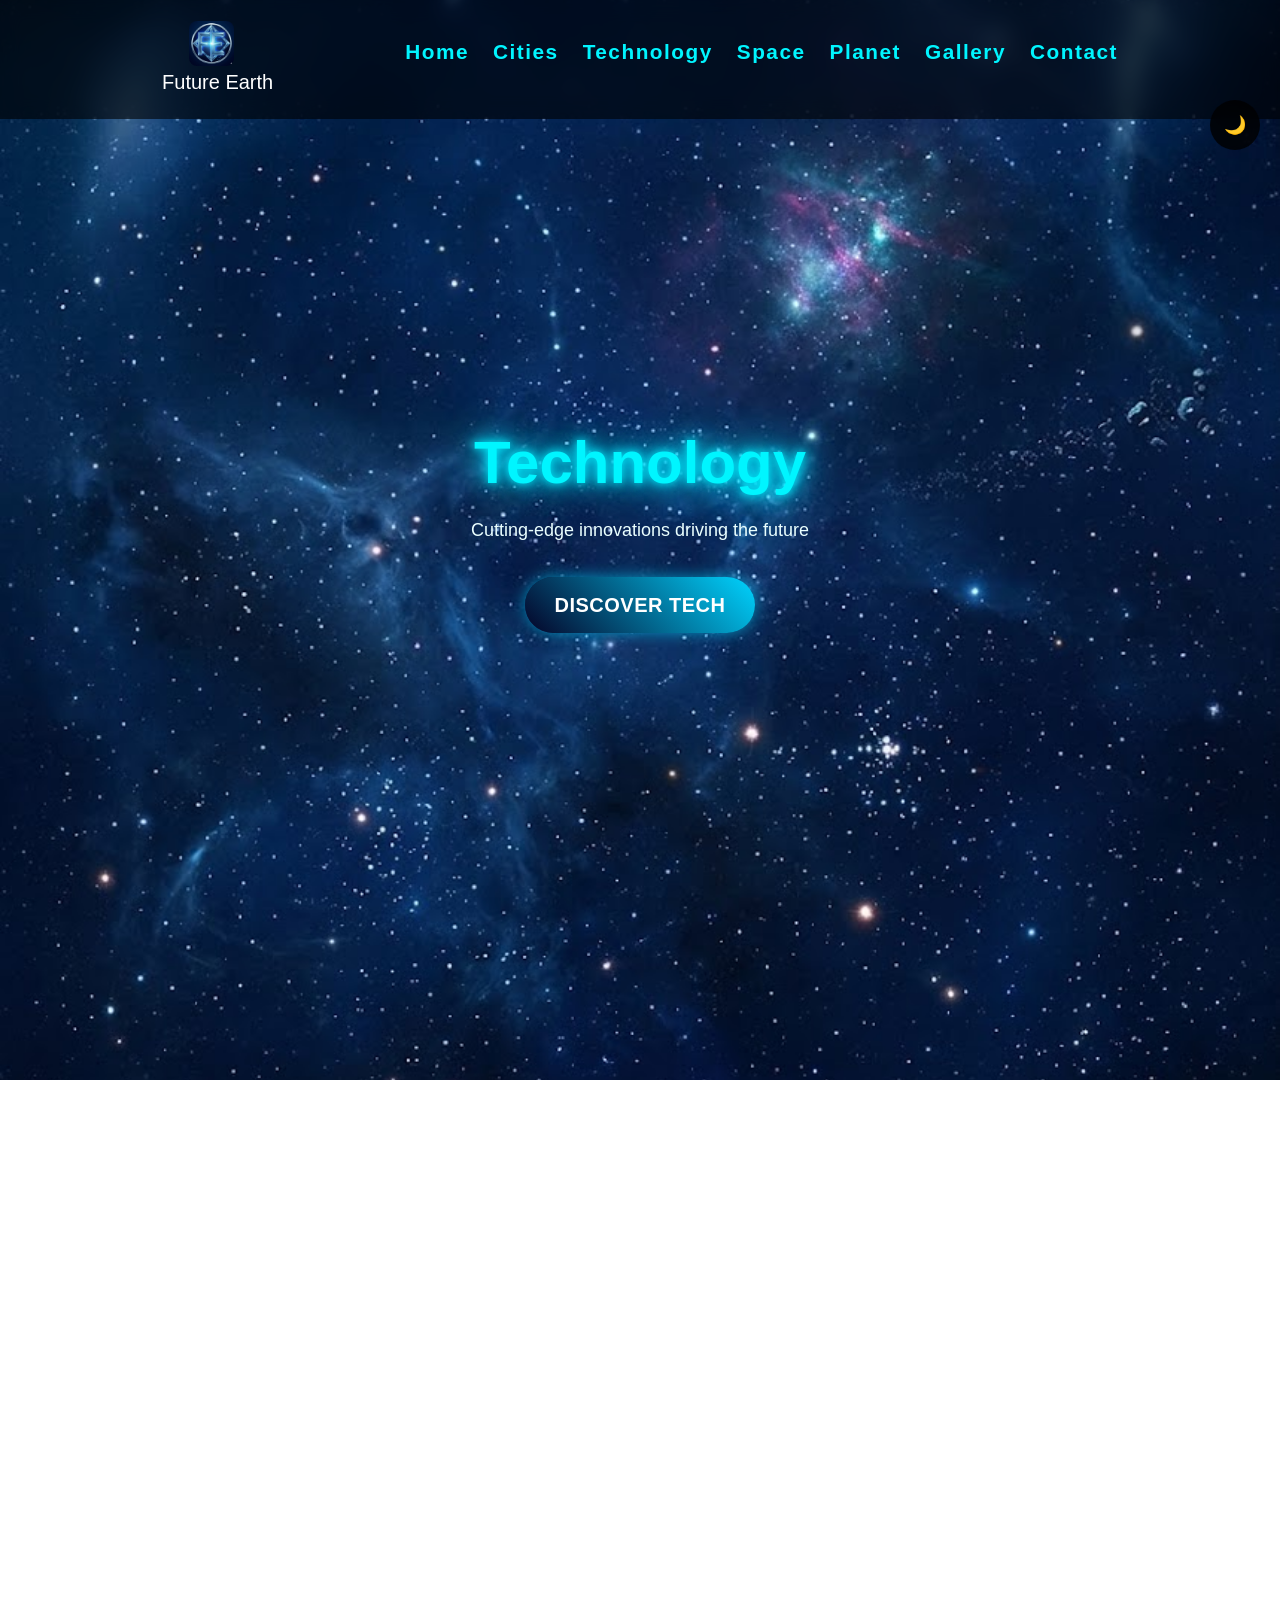
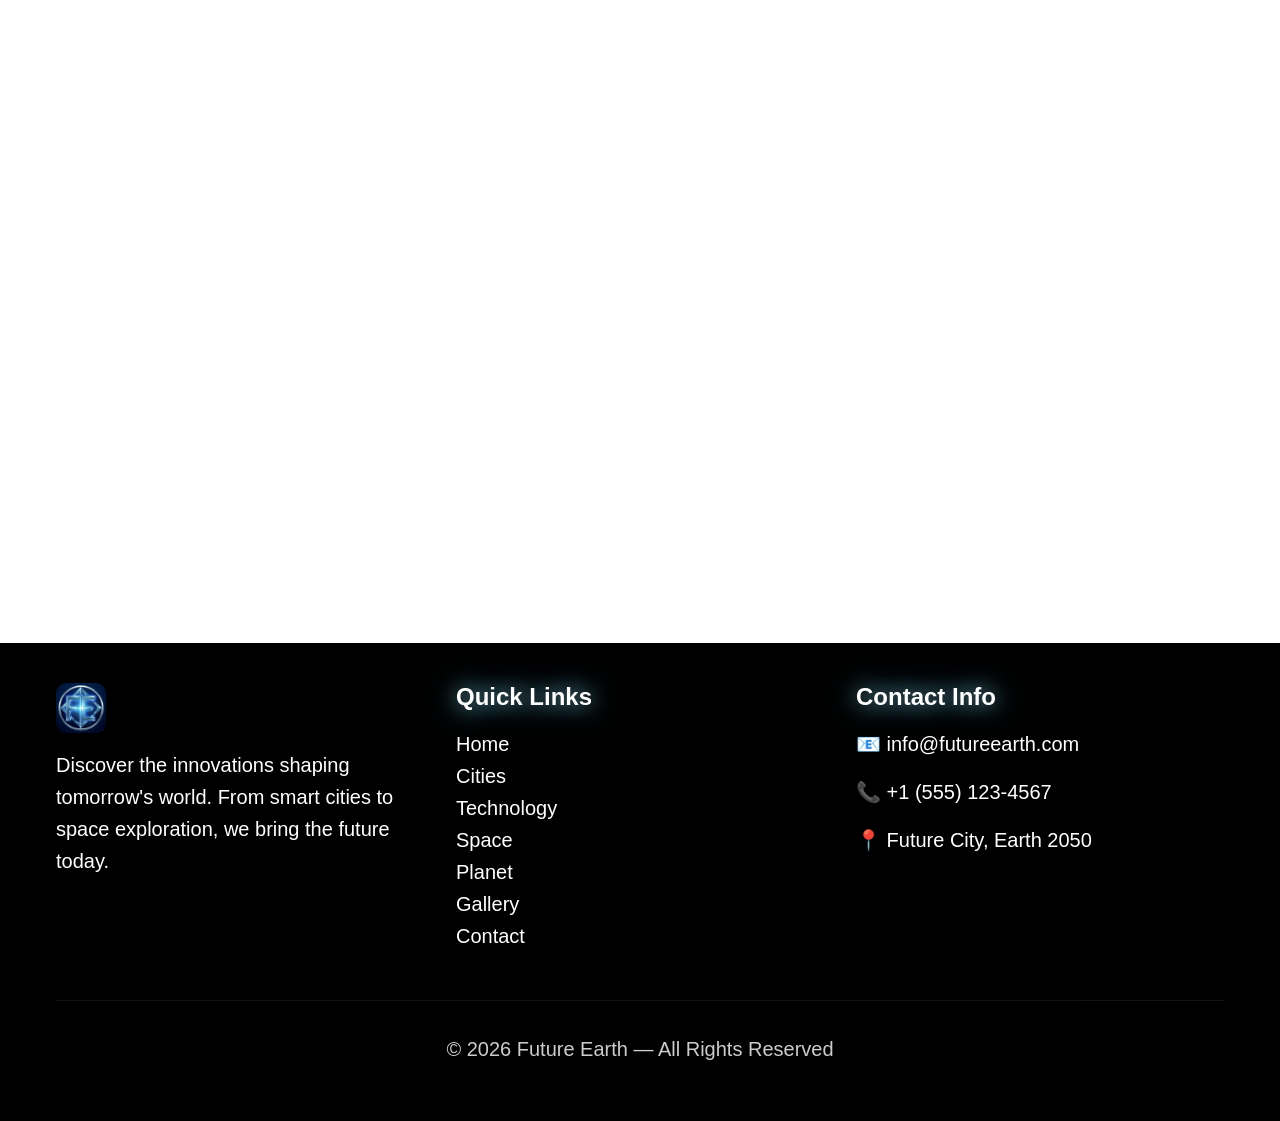
<file: technology.html>
<!DOCTYPE html>
<html lang="en">

<head>
  <meta charset="UTF-8">
  <meta name="viewport" content="width=device-width, initial-scale=1.0" />
  <link rel="shortcut icon" href="bage_logo.jpg" type="image/x-icon">
  <meta name="description"
    content="We aim to provide valuable and useful information about Website Technology - Future Earth Eart where we offer rich and diverse content that meets the needs of  our visitors and helps them better understand the topic">
  <meta name="outhor" content="Engineer Mahmoud Ebrahim">
  <meta name="keywords" content="Html,css,JS,Coding Html and css">
  <title>Technology - Future Earth</title>
  <link rel="stylesheet" href="bootstrap.min.css">
  <link rel="stylesheet" href="style.css">
</head>

<body>
  <nav class="navbar navbar-expand-lg navbar-dark navbar-futuristic fixed-top">
    <div class="nav-container">
      <a class="navbar-brand" href="index.html">
        <img src="bage_logo.jpg" class="logo" alt="Future Earth Logo">
        Future Earth
      </a>
      <button class="navbar-toggler" type="button" data-bs-toggle="collapse" data-bs-target="#navbarNav">
        <span class="navbar-toggler-icon"></span>
      </button>
      <div class="collapse navbar-collapse" id="navbarNav">
        <ul class="nav-links ms-auto">
          <li><a class="nav-link" href="index.html" data-page="index">Home</a></li>
          <li><a class="nav-link" href="cities.html" data-page="cities">Cities</a></li>

          <li><a class="nav-link" href="technology.html" data-page="technology">Technology</a></li>
          <li><a class="nav-link" href="space.html" data-page="space">Space</a></li>
          <li><a class="nav-link" href="planet.html" data-page="planet">Planet</a></li>
          <li><a class="nav-link" href="gallery.html" data-page="gallery">Gallery</a></li>
          <li><a class="nav-link" href="contact.html" data-page="contact">Contact</a></li>
        </ul>
      </div>
    </div>
  </nav>
  <button id="darkModeToggle">🌙</button>
  <section class="hero technology-hero">
    <div class="container">
      <div class="row align-items-center justify-content-center min-vh-100 text-center">
        <div class="col-12 col-lg-8 hero-content">
          <h1>Technology</h1>
          <p>Cutting-edge innovations driving the future</p>
          <a href="#tech-content" class="hero-btn">Discover Tech</a>
        </div>
      </div>
    </div>
  </section>


  <section id="tech-content" class="py-5">
    <div class="container">
      <div class="row g-4">
        <div class="col-lg-4 col-md-6">
          <div class="card feature-card h-100">
            <img src="robotics.jpg" class="card-img-top" alt="Robotics">
            <div class="card-body">
              <h3 class="card-title">Robotics</h3>
              <p class="card-text">Advanced humanoid and industrial robots assisting in manufacturing, healthcare, and
                daily life.</p>
            </div>
          </div>
        </div>
        <div class="col-lg-4 col-md-6">
          <div class="card feature-card h-100">
            <img src="artificial_intelligence.jpg" class="card-img-top" alt="AI">
            <div class="card-body">
              <h3 class="card-title">Artificial Intelligence</h3>
              <p class="card-text">Machine learning systems enabling predictive analytics, autonomous decision-making,
                and intelligent automation.</p>
            </div>
          </div>
        </div>
        <div class="col-lg-4 col-md-6">
          <div class="card feature-card h-100">
            <img src="advance_technology.jpg" class="card-img-top" alt="Advanced Tech">
            <div class="card-body">
              <h3 class="card-title">Advanced Tech</h3>
              <p class="card-text">Quantum computing, nanotechnology, and biotechnology converging to solve complex
                global challenges.</p>
            </div>
          </div>
        </div>
        <div class="col-lg-4 col-md-6">
          <div class="card feature-card h-100">
            <img src="virtual_realit.jpg" class="card-img-top" alt="VR/AR">
            <div class="card-body">
              <h3 class="card-title">Virtual Reality</h3>
              <p class="card-text">Immersive digital worlds for education, training, entertainment, and remote
                collaboration.</p>
            </div>
          </div>
        </div>
        <div class="col-lg-4 col-md-6">
          <div class="card feature-card h-100">
            <img src="technology-footer.jpg" class="card-img-top" alt="Renewable Energy">
            <div class="card-body">
              <h3 class="card-title">Renewable Energy</h3>
              <p class="card-text">Next-generation solar, wind, fusion power providing clean unlimited energy sources.
              </p>
            </div>
          </div>
        </div>
        <div class="col-lg-4 col-md-6">
          <div class="card feature-card h-100">
            <img src="technology-main.jpg" class="card-img-top" alt="Biotech">
            <div class="card-body">
              <h3 class="card-title">Biotechnology</h3>
              <p class="card-text">Gene editing, synthetic biology, personalized medicine revolutionizing healthcare.
              </p>
            </div>
          </div>
        </div>
      </div>
    </div>
  </section>
  <footer class="footer">
    <div class="footer-container">
      <div class="footer-grid">
        <div>
          <img src="bage_logo.jpg" alt="Future Earth" class="footer-logo" />
          <p>Discover the innovations shaping tomorrow's world. From smart cities to space exploration, we bring the
            future today.</p>
        </div>
        <div>
          <h5>Quick Links</h5>
          <ul class="footer-links">
            <li><a href="index.html">Home</a></li>
            <li><a href="cities.html">Cities</a></li>

            <li><a href="technology.html">Technology</a></li>
            <li><a href="space.html">Space</a></li>
            <li><a href="planet.html">Planet</a></li>
            <li><a href="gallery.html">Gallery</a></li>
            <li><a href="contact.html">Contact</a></li>
          </ul>
        </div>
        <div>
          <h5>Contact Info</h5>
          <p>📧 info@futureearth.com</p>
          <p>📞 +1 (555) 123-4567</p>
          <p>📍 Future City, Earth 2050</p>
        </div>
      </div>
      <div class="footer-bottom">
        <p>&copy; 2026 Future Earth — All Rights Reserved</p>
      </div>
    </div>
  </footer>

  <button class="back-to-top" id="backToTop">↑</button>

  <script src="bootstrap.bundle.min.js"></script>
  <script defer src="script.js"></script>
</body>

</html>
</file>
<file: style.css>
* {
  margin: 0;
  padding: 0;
  box-sizing: border-box;
  transition: all 0.3s ease;
}

img {
  max-width: 100%;
  height: auto;
  display: block;
}

:root {
  --neon-cyan: #00f5ff;
  --neon-cyan-dark: #00d4ff;
  --neon-light: #7df9ff;
  --glow-text: 0 0 5px #00f5ff, 0 0 10px #00d4ff, 0 0 20px #00f5ff, 0 0 40px rgba(0, 245, 255, 0.8);
  --glow-soft: 0 0 5px rgba(0, 245, 255, 0.3);
  --glow-strong: 0 0 10px #00f5ff, 0 0 20px #00d4ff, 0 0 30px rgba(0, 245, 255, 0.8);
  --glow-border: 0 0 20px rgba(0, 245, 255, 0.25);
  --glass-bg: rgba(255, 255, 255, 0.05);
  --navbar-glass: rgba(0, 0, 0, 0.6);
  --hero-glow: radial-gradient(circle, rgba(0, 245, 255, 0.15), transparent);
  --bg: #ffffff;
  --text: #ffffff;
  --card-bg: #ffffff;
  --purple: #050327;
  --cyan: #00d4ff;
  --glow-cyan: 0 0 20px rgba(0, 212, 255, 0.6);
  --shadow: 0 25px 50px rgba(0, 0, 0, 0.25);
}

body {
  font-family: 'Inter', -apple-system, BlinkMacSystemFont, 'Segoe UI', Roboto, sans-serif;
  background: var(--bg);
  color: #eaffff;
  line-height: 1.6;
  font-size: 20px;
  overflow-x: hidden;
  font-weight: 400;
}

.dark-mode {
  --bg: #0a0a1a;
  --text: #f8f9ff;
  --card-bg: #111123;
}

.container {
  max-width: 1200px;
  margin: 0 auto;
  padding: 0 1rem;
}

section {
  padding: 100px 0;
  margin-bottom: 40px;
}

.hero-content p {
  opacity: 1 !important;
  color: #ffffff !important;
}

.navbar {
  position: fixed;
  top: 0;
  width: 100%;
  background: var(--navbar-glass);
  backdrop-filter: blur(10px);
  z-index: 1000;
  padding: 1rem 0;
  transition: all 0.5s ease;
}

.nav-container {
  max-width: 1200px;
  margin: 0 auto;
  padding: 0 1rem;
  display: flex;
  justify-content: space-between;
  align-items: center;
}

.logo {
  width: 45px;
  border-radius: 8px;
  text-align: center;
  margin-left: 3vh;
}

.nav-links {
  display: flex;
  list-style: none;
  gap: 1.5rem;
}

.nav-link {
  color: #00f5ff;
  text-decoration: none;
  border-radius: 25px;
  transition: all 0.4s ease;
  position: relative;
  letter-spacing: 1.5px;
  font-size: 1.3rem;
  font-weight: bolder;
}


.navbar-toggler {
  border: none;
  padding: 0.5rem;
  background: none;
  display: none;
}

@media (max-width: 992px) {
  .navbar-toggler {
    display: block;
  }

  .navbar-toggler-icon {
    display: block !important;
    width: 25px;
    height: 20px;
    position: relative;
  }

  .navbar-toggler-icon::before,
  .navbar-toggler-icon::after,
  .navbar-toggler-icon span {
    content: '';
    position: absolute;
    left: 0;
    width: 100%;
    height: 3px;
    background: #00d4ff;
    border-radius: 2px;
    transition: 0.3s;
  }

  .navbar-toggler-icon::before {
    top: 0;
  }

  .navbar-toggler-icon span {
    top: 8px;
  }

  .navbar-toggler-icon::after {
    bottom: 0;
  }

  .navbar-toggler[aria-expanded="true"] .navbar-toggler-icon::before {
    transform: rotate(45deg);
    top: 8px;
  }

  .navbar-toggler[aria-expanded="true"] .navbar-toggler-icon::after {
    transform: rotate(-45deg);
    bottom: 8px;
  }

  .navbar-toggler[aria-expanded="true"] .navbar-toggler-icon span {
    opacity: 0;
  }
}

.navbar-brand,
.navbar-brand:hover,
.navbar-brand:active,
.navbar-brand:visited {
  color: #fff !important;
  text-decoration: none !important;
}

.navbar-brand {
  text-decoration: none !important;
  margin-right: 5em;
}

.navbar-toggler[aria-expanded="true"]::before {
  transform: translateX(-50%) rotate(45deg);
  top: 13px;
}

.navbar-toggler[aria-expanded="true"]::after {
  transform: translateX(-50%) rotate(-45deg);
  bottom: 13px;
}

.navbar-toggler[aria-expanded="true"] .navbar-toggler-icon::before,
.navbar-toggler[aria-expanded="true"] .navbar-toggler-icon::after {
  background-color: var(--cyan);
}

@media (max-width: 991px) {
  .navbar-collapse {
    position: absolute;
    top: 100%;
    left: 0;
    width: 100%;
    background: #050327;
    backdrop-filter: blur(20px);
    padding: 20px;
    border-radius: 0 0 20px 20px;
  }

  .nav-links {
    flex-direction: column;
    gap: 0;
  }

  .nav-link {
    display: block;
    padding: 10px 0;
    text-align: center;
    width: 100%;
  }

  .nav-link:hover {
    color: #00d4ff;
    text-shadow: 0 0 10px rgba(0, 212, 255, 0.8);
  }
}

.hero {
  min-height: 100vh;
  position: relative;
  display: flex;
  align-items: center;
  justify-content: center;
  text-align: center;
  padding-top: 80px;
}

.hero>* {
  position: relative;
  z-index: 2;
}

.hero-content h1,
.section-title,
.card-content h3,
.card-title,
.card-title,
h1,
h2,
h3,
h5 {
  color: #00f5ff !important;
  text-shadow: 0 0 10px #00f5ff, 0 0 20px #00d4ff, 0 0 40px rgba(0, 245, 255, 0.9) !important;
  font-weight: 700 !important;
}

.hero-content h1 {
  font-size: 60px !important;
}

.section-title {
  font-size: 44px !important;
}

.card-content h3,
.card-title {
  font-size: 28px !important;
}

.hero-content p {
  font-size: 18px;
  margin-bottom: 2rem;
  opacity: 0.95;
}

.hero-btn {
  display: inline-block;
  padding: 1rem 2.5rem;
  background: linear-gradient(45deg, var(--purple), var(--cyan));
  color: #fff;
  border-radius: 50px;
  text-decoration: none;
  font-weight: 600;
  box-shadow: 0 0 15px rgba(0, 212, 255, 0.6);
  transition: all 0.3s ease;
}

.hero-btn:hover {
  transform: translateY(-3px) scale(1.05);
  box-shadow: 0 20px 40px rgba(0, 212, 255, 0.6);
}

/* Hero Backgrounds */
.home-hero {
  background: url("hero_home.jpg") center/cover no-repeat;
}

.cities-hero {
  background: url("cities_header.jpg") center/cover no-repeat;
}

.technology-hero {
  background: url("technology-main.jpg") center/cover no-repeat;
}

.space-hero {
  background: url("space-main.jpg") center/cover no-repeat;
}

.planet-hero {
  background: url("planet-main.jpg") center/cover no-repeat;
}

.gallery-hero {
  background: url("gallery-1.jpg") center/cover no-repeat;
}

.contact-hero {
  height: 60vh;
  background: url("contact-bg.jpg") center/cover no-repeat;
}

.trends-section {
  text-align: center;
  background: rgba(0, 0, 0, 0.05);
}

.dark-mode .trends-section {
  background: rgba(255, 255, 255, 0.05);
}

.section-title {
  font-size: 35px;
  margin-bottom: 3rem;
  background: linear-gradient(45deg, var(--purple), var(--cyan));
  -webkit-background-clip: text;
  -webkit-text-fill-color: transparent;
  background-clip: text;
  text-shadow: 0 0 10px rgba(0, 212, 255, 0.8);
  transition: all 0.3s ease;
}

.trends-grid {
  display: grid;
  grid-template-columns: repeat(auto-fit, minmax(280px, 1fr));
  gap: 2rem;
}

.trend-card {
  padding: 3rem 2rem;
  border-radius: 20px;
  background: linear-gradient(45deg, var(--purple), var(--cyan));
  color: #fff;
  box-shadow: var(--shadow);
  transition: all 0.3s ease;
}

.trend-card:hover {
  transform: translateY(-10px);
  box-shadow: 0 30px 60px rgba(0, 212, 255, 0.4);
}

.trend-number {
  font-size: clamp(3rem, 12vw, 6rem);
  font-weight: 900;
  margin-bottom: 1rem;
  background: rgba(255, 255, 255, 0.2);
  -webkit-background-clip: text;
  background-clip: text;
  -webkit-text-fill-color: transparent;
}

.trend-label {
  font-size: 1.2rem;
  font-weight: 500;
}

/* Unified Card System */
.card,
.future-card {
  border-radius: 20px;
  overflow: hidden;
  background: var(--glass-bg) !important;
  backdrop-filter: blur(12px);
  border: 1px solid rgba(0, 245, 255, 0.3);
  box-shadow: var(--glow-border);
  transition: all 0.4s cubic-bezier(0.25, 0.46, 0.45, 0.94);
  position: relative;
  padding: 20px;
  margin-bottom: 25px;
  color: #ffffff;
  animation: float 6s ease-in-out infinite;
}

.future-card:hover {
  transform: translateY(-15px) scale(1.03) !important;
  box-shadow: 0 40px 80px rgba(0, 212, 255, 0.4), 0 0 60px rgba(82, 222, 250, 0.6) !important;
}

.card:hover,
.future-card:hover {
  transform: translateY(-10px);
  box-shadow: 0 30px 60px rgba(0, 212, 255, 0.6), 0 0 40px rgba(101, 224, 248, 0.5);
}

.card img.card-img-top,
.future-card img {
  width: 100%;
  height: 220px;
  object-fit: cover;
  border-radius: 15px;
}

.future-card[class*="-card"] {
  min-height: 400px;
  background-size: cover;
  background-position: center;
}

.card-overlay {
  display: none;
}

.card-body,
.card-content {
  padding: 2rem;
  position: relative;
  z-index: 2;
}

.dark-mode .card,
.dark-mode .future-card {
  background: var(--card-bg);
  border: 1px solid rgba(76, 217, 245, 0.3);
}

.card-title,
.card-content h3,
.card-content h5,
h1,
h2,
h3,
h5 {
  font-weight: 700;
  margin-bottom: 1rem;
  color: #ffffff !important;
  text-shadow: 0 0 20px rgba(255, 255, 255, 0.5), 0 0 30px rgba(0, 212, 255, 0.8) !important;
  font-size: 1.2em;
  transition: all 0.3s ease;
}

.dark-mode .card-title,
.dark-mode .card-content h3 {
  color: #fff;
}

.card-text,
.card-content p,
.card-content .lead,
.hero-content p {
  color: #eaffff !important;
  font-size: 18px !important;
  opacity: 1 !important;
  transition: all 0.3s ease;
  font-weight: 400;
  line-height: 1.7;
}

.dark-mode .card-text,
.dark-mode .card-content p {
  color: #ffffff !important;
  opacity: 1 !important;
}

.card:hover,
.future-card:hover {
  transform: translateY(-12px) scale(1.02);
  box-shadow: 0 20px 40px rgba(65, 223, 255, 0.6);
  transition: all 0.3s ease;
}

.btn-glow,
.hero-btn,
.btn-smart,
.btn-flying,
.btn-underground,
.btn-hero {
  display: inline-block;
  padding: 12px 30px;
  background: linear-gradient(45deg, var(--purple), var(--cyan));
  color: #fff;
  border-radius: 50px;
  text-decoration: none;
  font-weight: 600;
  border: none;
  transition: all 0.3s ease;
  box-shadow: 0 0 15px rgba(0, 212, 255, 0.6);
  text-transform: uppercase;
  letter-spacing: 0.5px;
}

.btn-glow:hover,
.hero-btn:hover {
  transform: translateY(-2px);
  box-shadow: 0 20px 40px rgba(0, 212, 255, 0.6), 0 0 30px rgba(0, 212, 255, 0.3);
}

.btn-hero {
  width: 100% !important;
  padding: 15px !important;
  border-radius: 30px !important;
  background: linear-gradient(45deg, #050327, #00d4ff) !important;
  color: #fff !important;
  font-weight: bold !important;
  font-size: 16px !important;
  border: none !important;
  transition: all 0.3s ease !important;
}

.btn-hero:hover {
  transform: scale(1.05) !important;
  box-shadow: 0 15px 35px rgba(0, 212, 255, 0.6) !important;
}

/* Form Styles (Contact) - Modern Clean */
.form-control,
textarea.form-control {
  width: 100% !important;
  padding: 15px !important;
  margin-bottom: 15px !important;
  border-radius: 15px !important;
  background: #1a1a2e !important;
  color: #ffffff !important;
  border: none !important;
  outline: none !important;
  font-size: 16px;
  transition: all 0.3s ease;
  box-sizing: border-box;
}

.form-control::placeholder {
  color: rgba(255, 255, 255, 0.6) !important;
}

.form-control:focus {
  box-shadow: 0 0 12px rgba(0, 212, 255, 0.6) !important;
}

.contact .container .row .col-lg-8 {
  max-width: 500px;
  margin: 0 auto;
}

.footer {
  background: #000;
  color: #fff;
  padding: 40px 0;
}

.footer-container {
  max-width: 1200px;
  margin: 0 auto;
  padding: 0 1rem;
}

.footer-grid {
  display: grid;
  grid-template-columns: repeat(auto-fit, minmax(250px, 1fr));
  gap: 2rem;
}

.footer-logo {
  width: 50px;
  border-radius: 10px;
  margin-bottom: 1rem;
}

.footer-links {
  list-style: none;
  padding: 0;
}

.footer-links a,
a {
  color: var(--petroleum);
  text-decoration: none;
  transition: all 0.3s ease;
}

.footer-links a:hover,
a:hover {
  color: #00d4ff;
}

.footer-bottom {
  grid-column: 1/-1;
  text-align: center;
  margin-top: 2rem;
  padding-top: 2rem;
  border-top: 1px solid rgba(255, 255, 255, 0.1);
  opacity: 0.8;
}

/* Toggles */
#darkModeToggle {
  position: fixed;
  top: 100px;
  right: 20px;
  width: 50px;
  height: 50px;
  border-radius: 50%;
  background: rgba(0, 0, 0, 0.8);
  color: #fff;
  border: none;
  cursor: pointer;
  font-size: 18px;
  z-index: 1001;
  transition: all 0.3s ease;
  backdrop-filter: blur(10px);
}

#darkModeToggle:hover {
  transform: scale(1.1);
  box-shadow: var(--glow-cyan);
}

#backToTop {
  position: fixed;
  bottom: 30px;
  right: 30px;
  width: 60px;
  height: 60px;
  border-radius: 50%;
  background: var(--cyan);
  color: #fff;
  border: none;
  cursor: pointer;
  font-size: 20px;
  opacity: 0;
  transition: all 0.3s ease;
  z-index: 1001;
}

#backToTop.show {
  opacity: 1;
}

#backToTop:hover {
  transform: scale(1.1);
}

/* Animations */
@keyframes fadeInUp {
  from {
    opacity: 0;
    transform: translateY(40px);
  }

  to {
    opacity: 1;
    transform: translateY(0);
  }
}

.row {
  --bs-gutter-x: 1.5rem;
  --bs-gutter-y: 0;
  display: flex;
  flex-wrap: wrap;
  margin-top: calc(-1 * var(--bs-gutter-y));
  margin-right: calc(-0.5 * var(--bs-gutter-x));
  margin-left: calc(-0.5 * var(--bs-gutter-x));
}

.row>* {
  padding-right: calc(var(--bs-gutter-x) * 0.5);
  padding-left: calc(var(--bs-gutter-x) * 0.5);
  margin-top: var(--bs-gutter-y);
  flex-shrink: 0;
  width: 100%;
  max-width: 100%;
}

@media (max-width: 768px) {
  .hero {
    background-attachment: scroll;
  }

  .trends-grid {
    grid-template-columns: 1fr;
  }

  .hero-content h1 {
    font-size: 40px;
  }

  .section-title {
    font-size: 28px;
  }
}

/* Cities Cards Grid - 3 columns desktop, 2 tablet, 1 mobile */
/* Cities Cards Grid - 3 columns desktop */
.cities-grid {
  display: grid !important;
  grid-template-columns: repeat(auto-fit, minmax(350px, 1fr));
  gap: 25px !important;
  max-width: 1200px;
  margin: 0 auto;
  padding: 0 1rem;
}

#cities-content .container,
#cards .row,
#gallery-content .row {
  display: grid !important;
  grid-template-columns: repeat(3, 1fr);
  gap: 25px !important;
  max-width: 1200px;
  margin: 0 auto;
  padding: 0 1rem;
}

@media (max-width: 992px) {

  #cities-content .container,
  #cards .row {
    grid-template-columns: repeat(2, 1fr);
  }
}

@media (max-width: 768px) {

  #cities-content .container,
  #cards .row {
    grid-template-columns: 1fr;
    gap: 20px;
  }
}

/* Remove margins from cards */
#cities-content .future-card,
#cards .card {
  margin-bottom: 20px !important;
}

/* Specific card backgrounds for cities */
.smart-cities-card {
  background-image: url("smart_cities.jpg");
}

.eco-buildings-card {
  background-image: url("eco-buildings.jpg");
}

.flying-cars-card {
  background-image: url("flying-cars.jpg");
}
</file>
